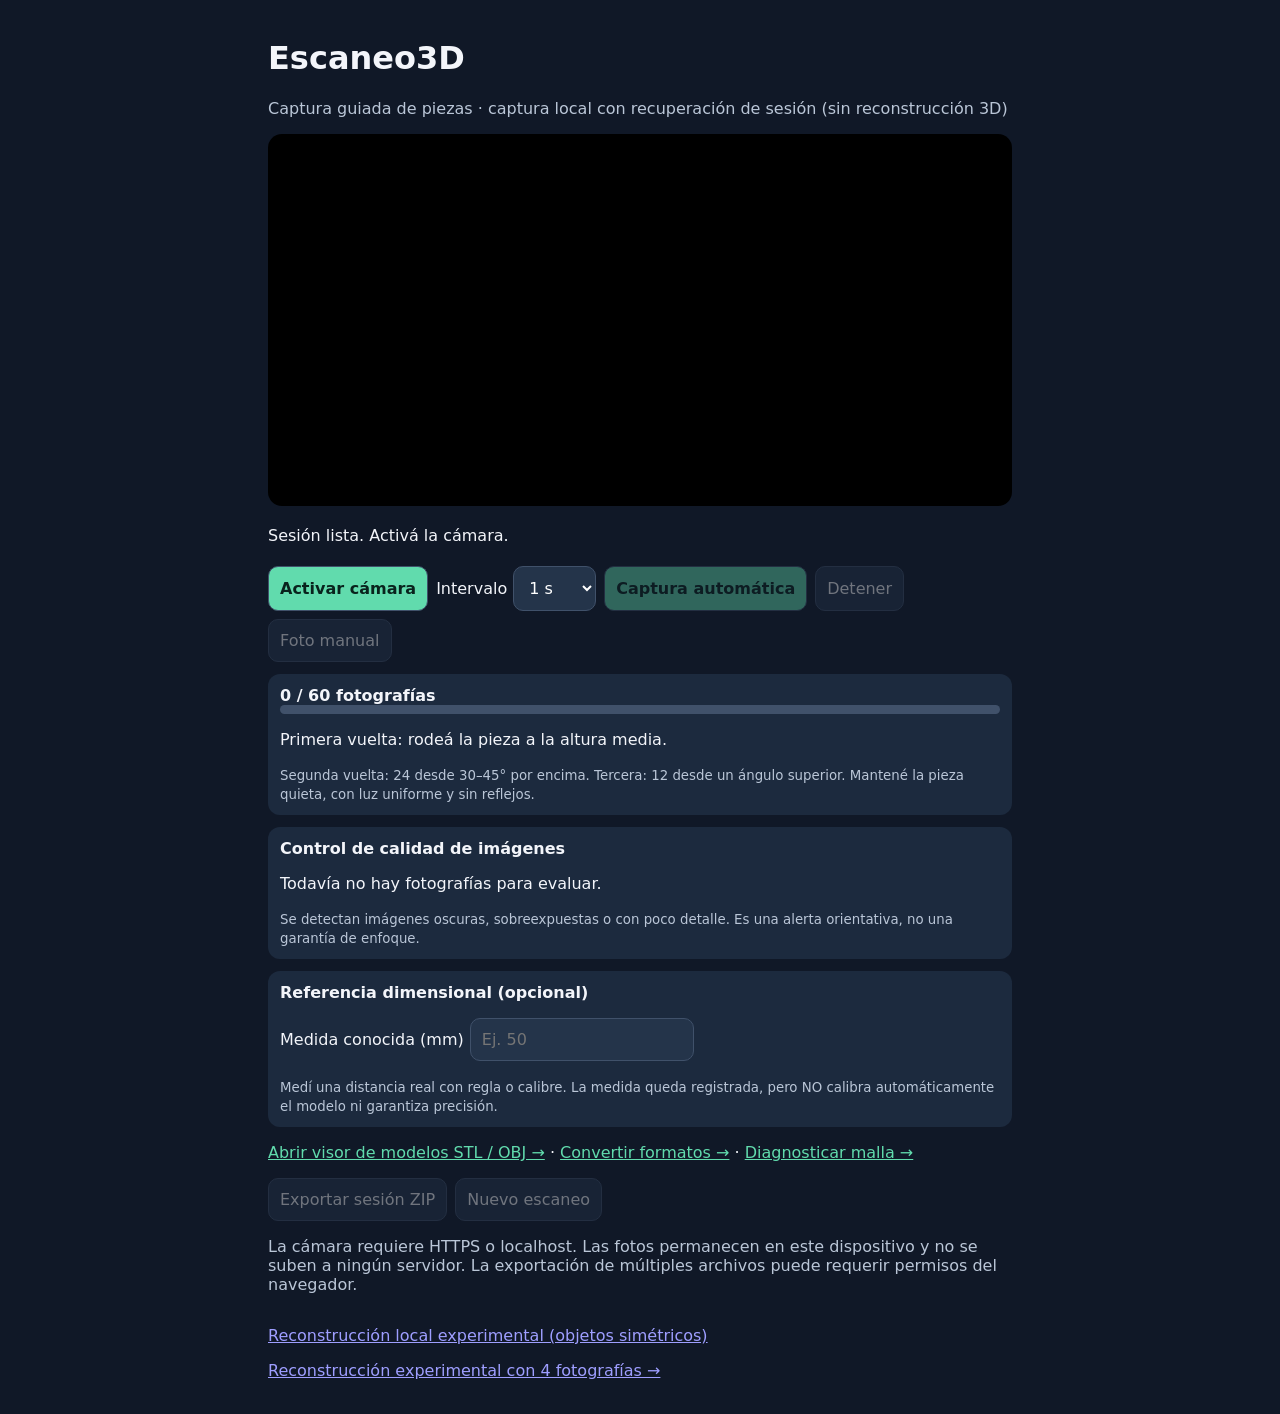
<file: app/index.html>
<!doctype html><html lang="es"><head><meta charset="utf-8"><meta name="viewport" content="width=device-width,initial-scale=1,viewport-fit=cover"><meta name="theme-color" content="#101827"><link rel="manifest" href="manifest.webmanifest"><title>Escaneo3D · Captura guiada</title><style>:root{color-scheme:dark}*{box-sizing:border-box}body{font:16px system-ui;background:#101827;color:#f3f5fa;max-width:780px;margin:auto;padding:18px}button,select,input{font:inherit;padding:11px;border:1px solid #40516a;border-radius:10px;background:#24344a;color:white}button{cursor:pointer}button.primary{background:#61dbad;color:#09231d;font-weight:700}button:disabled{opacity:.4;cursor:not-allowed}video{width:100%;max-height:55vh;object-fit:contain;border-radius:14px;background:#000}.actions{display:flex;gap:8px;flex-wrap:wrap;margin:12px 0}#photos{display:grid;grid-template-columns:repeat(auto-fill,minmax(95px,1fr));gap:8px}figure{margin:0;position:relative}figure img{width:100%;aspect-ratio:1;object-fit:cover;border-radius:7px}figure button{position:absolute;right:2px;top:2px;padding:3px 7px;background:#822}small,.muted{color:#bac6d7}.card{background:#1c2a3e;padding:12px;border-radius:12px;margin:12px 0}.bar{height:9px;background:#40516a;border-radius:10px;overflow:hidden}.bar span{display:block;background:#61dbad;height:100%;width:0%}label{display:inline-flex;gap:6px;align-items:center}#status{min-height:1.5em}</style></head><body><h1>Escaneo3D</h1><p class="muted">Captura guiada de piezas · captura local con recuperación de sesión (sin reconstrucción 3D)</p><video id="view" autoplay playsinline muted></video><p id="status" role="status">Cámara sin iniciar</p><div class="actions"><button id="start" class="primary">Activar cámara</button><label>Intervalo <select id="interval"><option value="1000">1 s</option><option value="1500">1,5 s</option><option value="2000">2 s</option></select></label><button id="capture" class="primary" disabled>Captura automática</button><button id="stop" disabled>Detener</button><button id="single" disabled>Foto manual</button></div><div class="card"><strong id="count">0 / 60 fotografías</strong><div class="bar"><span id="progress"></span></div><p id="guide">Primera vuelta: 24 fotografías alrededor de la pieza, a su altura.</p><small>Segunda vuelta: 24 desde 30–45° por encima. Tercera: 12 desde un ángulo superior. Mantené la pieza quieta, con luz uniforme y sin reflejos.</small></div><div class="card"><strong>Control de calidad de imágenes</strong><p id="quality">Todavía no hay fotografías para evaluar.</p><small>Se detectan imágenes oscuras, sobreexpuestas o con poco detalle. Es una alerta orientativa, no una garantía de enfoque.</small></div><div class="card"><strong>Referencia dimensional (opcional)</strong><p><label>Medida conocida (mm) <input id="scale" type="number" min="0" step="0.01" placeholder="Ej. 50"></label></p><small>Medí una distancia real con regla o calibre. La medida queda registrada, pero NO calibra automáticamente el modelo ni garantiza precisión.</small></div><p><a href="visor.html" style="color:#61dbad">Abrir visor de modelos STL / OBJ →</a> · <a href="convertir.html" style="color:#61dbad">Convertir formatos →</a> · <a href="diagnostico.html" style="color:#61dbad">Diagnosticar malla →</a></p><div class="actions"><button id="save" disabled>Exportar sesión ZIP</button><button id="reset" disabled>Nuevo escaneo</button></div><p class="muted">La cámara requiere HTTPS o localhost. Las fotos permanecen en este dispositivo y no se suben a ningún servidor. La exportación de múltiples archivos puede requerir permisos del navegador.</p><div id="photos"></div><script>
'use strict';const $=id=>document.getElementById(id);let stream=null,timer=null,photos=[],busy=false,session=crypto.randomUUID?.()||String(Date.now());const max=60;const DB='escaneo3d-sesiones';let db=null;function openDb(){return new Promise((resolve,reject)=>{const r=indexedDB.open(DB,1);r.onupgradeneeded=()=>{const d=r.result;if(!d.objectStoreNames.contains('photos'))d.createObjectStore('photos',{keyPath:'id'});if(!d.objectStoreNames.contains('settings'))d.createObjectStore('settings')};r.onsuccess=()=>resolve(r.result);r.onerror=()=>reject(r.error)})}function tx(store,mode,action){return new Promise((resolve,reject)=>{if(!db){resolve(null);return}const t=db.transaction(store,mode),r=action(t.objectStore(store));r.onsuccess=()=>resolve(r.result);r.onerror=()=>reject(r.error)})}async function persistPhoto(p){await tx('photos','readwrite',s=>s.put({id:p.id,blob:p.blob,takenAt:p.takenAt,width:p.width,height:p.height,quality:p.quality||null}))}async function deletePhoto(id){await tx('photos','readwrite',s=>s.delete(id))}function evaluateFrame(canvas){const ctx=canvas.getContext('2d'),w=64,h=48,small=document.createElement('canvas');small.width=w;small.height=h;const c=small.getContext('2d',{willReadFrequently:true});c.drawImage(canvas,0,0,w,h);const data=c.getImageData(0,0,w,h).data,lum=new Float32Array(w*h);let total=0,low=0,high=0,detail=0;for(let i=0;i<lum.length;i++){const j=i*4,y=.2126*data[j]+.7152*data[j+1]+.0722*data[j+2];lum[i]=y;total+=y;if(y<28)low++;if(y>245)high++}for(let y=1;y<h-1;y++)for(let x=1;x<w-1;x++){const i=y*w+x;detail+=Math.abs(4*lum[i]-lum[i-1]-lum[i+1]-lum[i-w]-lum[i+w])}const mean=total/lum.length,texture=detail/((w-2)*(h-2));const warnings=[];if(mean<55||low/lum.length>.55)warnings.push('oscura');if(mean>215||high/lum.length>.5)warnings.push('sobreexpuesta');if(texture<12)warnings.push('poco detalle');return {meanBrightness:Math.round(mean),textureScore:Math.round(texture*10)/10,warnings}}function renderPhoto(item){const f=document.createElement('figure');f.dataset.id=item.id;const im=document.createElement('img');im.src=item.url;im.alt='Fotografía guardada';const b=document.createElement('button');b.textContent='×';b.title='Eliminar foto';b.onclick=async()=>{photos=photos.filter(p=>p.id!==item.id);URL.revokeObjectURL(item.url);f.remove();guide();try{await deletePhoto(item.id)}catch(e){status('No se pudo actualizar el almacenamiento: '+e.message)}};if(item.quality?.warnings?.length){im.style.outline='3px solid #f1ad57';im.title='Revisar: '+item.quality.warnings.join(', ')}f.append(im,b);$('photos').append(f)}async function restore(){try{db=await openDb();const items=await tx('photos','readonly',s=>s.getAll());const savedSession=await tx('settings','readonly',s=>s.get('session'));if(savedSession)session=savedSession;for(const p of items){p.url=URL.createObjectURL(p.blob);photos.push(p);renderPhoto(p)}const scale=await tx('settings','readonly',s=>s.get('scale'));if(scale)$('scale').value=scale;guide();status(items.length?`Recuperadas ${items.length} fotografías guardadas en este dispositivo.`:'Sesión lista. Activá la cámara.')}catch(e){status('Almacenamiento local no disponible: '+e.message)}}$('scale').addEventListener('change',()=>tx('settings','readwrite',s=>s.put($('scale').value,'scale')).catch(()=>{}));function status(s){$('status').textContent=s}function guide(){const flagged=photos.filter(p=>p.quality?.warnings?.length);$('quality').textContent=photos.length?`${flagged.length} de ${photos.length} fotos con posibles problemas de luz o detalle. ${flagged.length?'Revisá las miniaturas marcadas.':'Sin alertas detectadas.'}`:'Todavía no hay fotografías para evaluar.';const n=photos.length;$('count').textContent=`${n} / ${max} fotografías`;$('progress').style.width=`${n/max*100}%`;$('guide').textContent=n<24?'Primera vuelta: rodeá la pieza a la altura media.':n<48?'Segunda vuelta: rodeá la pieza desde un ángulo elevado.':n<60?'Tercera vuelta: fotografiá la parte superior.':'Captura completa. Revisá y exportá las fotografías.';$('save').disabled=n===0;$('reset').disabled=n===0}function stop(){if(timer)clearInterval(timer);timer=null;$('capture').disabled=!stream||photos.length>=max;$('stop').disabled=true;status('Captura detenida')}async function photo(){if(!stream||busy||photos.length>=max)return;const v=$('view');if(!v.videoWidth){status('Esperando imagen de la cámara');return}busy=true;try{const c=document.createElement('canvas');c.width=v.videoWidth;c.height=v.videoHeight;c.getContext('2d').drawImage(v,0,0);const blob=await new Promise(r=>c.toBlob(r,'image/jpeg',.92));if(!blob)throw Error('No se pudo generar la fotografía');const id=crypto.randomUUID?.()||String(Date.now());const quality=evaluateFrame(c);const item={id,blob,url:URL.createObjectURL(blob),takenAt:new Date().toISOString(),width:c.width,height:c.height,quality};photos.push(item);renderPhoto(item);try{await persistPhoto(item)}catch(e){status('Foto capturada, pero no se pudo guardar: '+e.message)}guide();if(photos.length>=max)stop()}catch(e){status('Error de captura: '+e.message);stop()}finally{busy=false}}$('start').onclick=async()=>{try{stream?.getTracks().forEach(t=>t.stop());if(!navigator.mediaDevices?.getUserMedia)throw Error('Se requiere HTTPS y un navegador compatible');stream=await navigator.mediaDevices.getUserMedia({video:{facingMode:{ideal:'environment'},width:{ideal:1920},height:{ideal:1080}},audio:false});$('view').srcObject=stream;await $('view').play();$('capture').disabled=photos.length>=max;$('single').disabled=false;status('Cámara lista. Rodeá la pieza lentamente.')}catch(e){status('No se pudo acceder a la cámara: '+e.message)}};$('capture').onclick=()=>{if(timer||!stream)return;$('capture').disabled=true;$('stop').disabled=false;status('Capturando automáticamente');void photo();timer=setInterval(()=>void photo(),Number($('interval').value))};$('stop').onclick=stop;$('single').onclick=()=>void photo();function download(blob,name){const url=URL.createObjectURL(blob),a=document.createElement('a');a.href=url;a.download=name;document.body.append(a);a.click();a.remove();setTimeout(()=>URL.revokeObjectURL(url),30000)}// ZIP sin bibliotecas externas: entradas STORE con CRC32, compatible con importación posterior.
const crcTable=Array.from({length:256},(_,n)=>{for(let i=0;i<8;i++)n=n&1?0xedb88320^(n>>>1):n>>>1;return n>>>0});
function crc32(bytes){let c=0xffffffff;for(const b of bytes)c=crcTable[(c^b)&255]^(c>>>8);return(c^0xffffffff)>>>0}
function zipFiles(entries){const encoder=new TextEncoder(),parts=[],central=[];let offset=0;const u16=(v)=>[v&255,(v>>>8)&255],u32=(v)=>[v&255,(v>>>8)&255,(v>>>16)&255,(v>>>24)&255];for(const [name,bytes] of entries){const filename=encoder.encode(name),crc=crc32(bytes),size=bytes.length;const local=new Uint8Array([...u32(0x04034b50),...u16(20),...u16(0x0800),...u16(0),...u16(0),...u16(0),...u32(crc),...u32(size),...u32(size),...u16(filename.length),...u16(0),...filename]);parts.push(local,bytes);central.push(new Uint8Array([...u32(0x02014b50),...u16(20),...u16(20),...u16(0x0800),...u16(0),...u16(0),...u16(0),...u32(crc),...u32(size),...u32(size),...u16(filename.length),...u16(0),...u16(0),...u16(0),...u16(0),...u32(0),...u32(offset),...filename]));offset+=local.length+size}const cdSize=central.reduce((a,b)=>a+b.length,0),end=new Uint8Array([...u32(0x06054b50),...u16(0),...u16(0),...u16(entries.length),...u16(entries.length),...u32(cdSize),...u32(offset),...u16(0)]);return new Blob([...parts,...central,end],{type:'application/zip'})}
$('save').onclick=async()=>{if(!photos.length)return;$('save').disabled=true;status('Preparando archivo ZIP…');try{const value=Number($('scale').value);const manifest={app:'Escaneo3D',schemaVersion:1,session,createdAt:new Date().toISOString(),referenceLengthMm:value>0?value:null,scaleVerified:false,notes:'Referencia informativa; escala no calibrada. No se ha generado malla 3D.',images:photos.map((p,i)=>({file:`foto_${String(i+1).padStart(3,'0')}.jpg`,takenAt:p.takenAt,width:p.width,height:p.height,quality:p.quality||null}))};const entries=[['manifest.json',new TextEncoder().encode(JSON.stringify(manifest,null,2))]];for(let i=0;i<photos.length;i++)entries.push([manifest.images[i].file,new Uint8Array(await photos[i].blob.arrayBuffer())]);download(zipFiles(entries),`escaneo_${session}.zip`);status('Sesión ZIP exportada con fotografías y manifiesto.')}catch(e){status('Error al exportar: '+e.message)}finally{$('save').disabled=false}};
$('reset').onclick=()=>{stop();photos.forEach(p=>URL.revokeObjectURL(p.url));photos=[];$('photos').replaceChildren();session=crypto.randomUUID?.()||String(Date.now());if(db){const t=db.transaction(['photos','settings'],'readwrite');t.objectStore('photos').clear();t.objectStore('settings').put(session,'session')}guide();status('Nuevo escaneo listo')};window.addEventListener('pagehide',()=>{stop();stream?.getTracks().forEach(t=>t.stop())});if('serviceWorker'in navigator)navigator.serviceWorker.register('./sw.js').catch(()=>{});restore();
</script><p><a href="reconstruccion-local.html">Reconstrucción local experimental (objetos simétricos)</a></p><p><a href="reconstruccion-multivista.html">Reconstrucción experimental con 4 fotografías →</a></p></body></html>
</file>
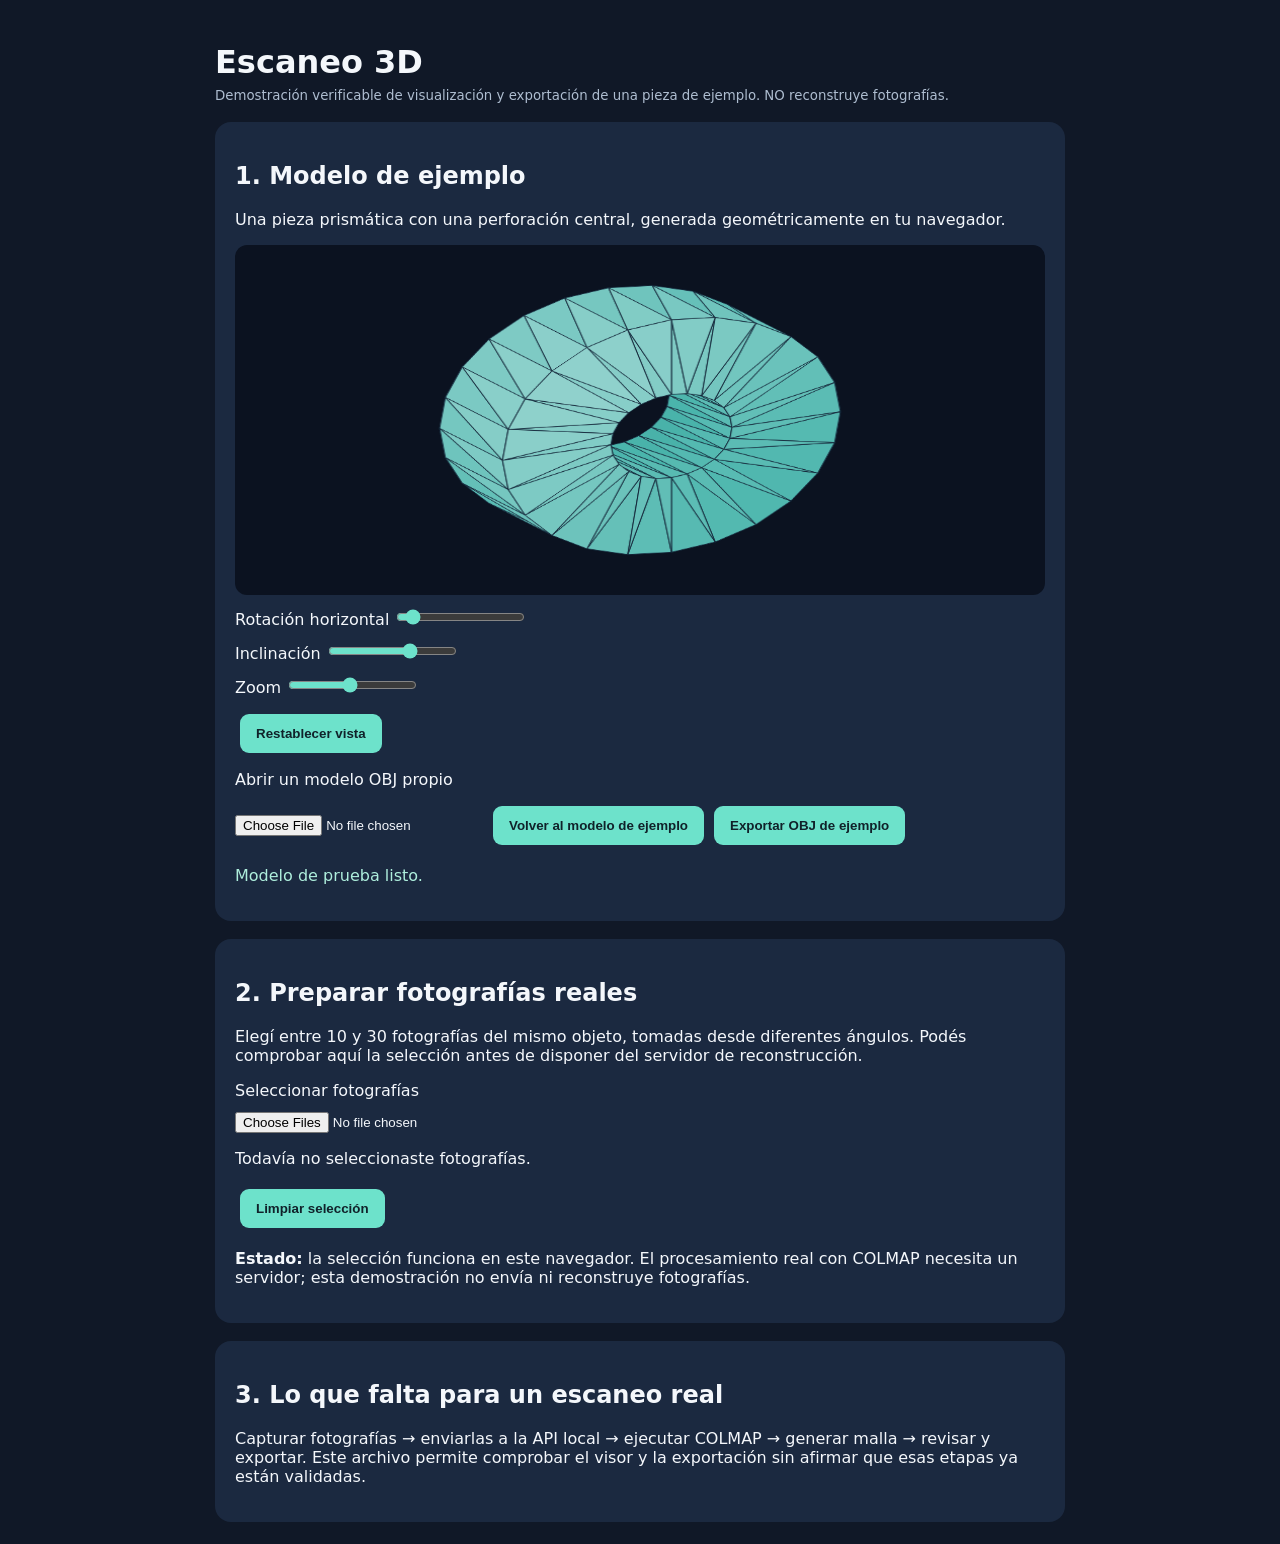
<file: docs/index.html>
<!doctype html>
<html lang="es"><meta charset="utf-8"><meta name="viewport" content="width=device-width,initial-scale=1">
<title>Escaneo 3D — demostración interactiva</title>
<style>body{font:16px system-ui;background:#101827;color:#f4f7fb;margin:0;padding:22px}main{max-width:850px;margin:auto}h1{margin-bottom:4px}small{color:#aebdd0}.panel{background:#1b2940;border-radius:16px;padding:20px;margin-top:18px}canvas{width:100%;height:350px;display:block;touch-action:none;background:#0b1220;border-radius:12px}button{border:0;border-radius:9px;padding:12px 16px;margin:5px;background:#6de2cb;color:#10222a;font-weight:700;cursor:pointer}button:focus{outline:3px solid white}label{display:block;margin:12px 0}input{accent-color:#6de2cb}#estado{color:#aeeedc}</style>
<main><h1>Escaneo 3D</h1><small>Demostración verificable de visualización y exportación de una pieza de ejemplo. NO reconstruye fotografías.</small>
<section class="panel"><h2>1. Modelo de ejemplo</h2><p>Una pieza prismática con una perforación central, generada geométricamente en tu navegador.</p><canvas id="vista" width="800" height="520" aria-label="Vista giratoria de una pieza 3D"></canvas><label>Rotación horizontal <input id="rotacion" type="range" min="0" max="360" value="28"></label><label>Inclinación <input id="inclinacion" type="range" min="-75" max="75" value="24"></label><label>Zoom <input id="zoom" type="range" min="55" max="160" value="105"></label><button id="reset">Restablecer vista</button><label for="archivo-obj">Abrir un modelo OBJ propio</label><input id="archivo-obj" type="file" accept=".obj,text/plain"><button id="volver-ejemplo">Volver al modelo de ejemplo</button><button id="descargar">Exportar OBJ de ejemplo</button><p id="estado" role="status">Modelo de prueba listo.</p></section>
<section class="panel"><h2>2. Preparar fotografías reales</h2><p>Elegí entre 10 y 30 fotografías del mismo objeto, tomadas desde diferentes ángulos. Podés comprobar aquí la selección antes de disponer del servidor de reconstrucción.</p><label for="capturas">Seleccionar fotografías</label><input id="capturas" type="file" accept="image/jpeg,image/png" multiple><p id="resumen-capturas" role="status">Todavía no seleccionaste fotografías.</p><div id="miniaturas" style="display:grid;grid-template-columns:repeat(auto-fill,minmax(95px,1fr));gap:8px"></div><button id="limpiar-capturas">Limpiar selección</button><p><strong>Estado:</strong> la selección funciona en este navegador. El procesamiento real con COLMAP necesita un servidor; esta demostración no envía ni reconstruye fotografías.</p></section>
<section class="panel"><h2>3. Lo que falta para un escaneo real</h2><p>Capturar fotografías → enviarlas a la API local → ejecutar COLMAP → generar malla → revisar y exportar. Este archivo permite comprobar el visor y la exportación sin afirmar que esas etapas ya están validadas.</p></section></main>
<script>
const cv=document.querySelector('#vista'),ctx=cv.getContext('2d'),a=document.querySelector('#rotacion'),b=document.querySelector('#inclinacion'),z=document.querySelector('#zoom'),status=document.querySelector('#estado');
let vertices=[],caras=[];let carasVisuales=null;const N=24;
for(let k=0;k<2;k++){let zz=k?0.42:-0.42;for(let i=0;i<N;i++){let t=2*Math.PI*i/N;vertices.push([1.2*Math.cos(t),1.2*Math.sin(t),zz]);vertices.push([.43*Math.cos(t),.43*Math.sin(t),zz]);}}
for(let i=0;i<N;i++){let j=(i+1)%N;for(let [u,v,w,x] of [[2*i,2*j,2*j+1,2*i+1],[2*N+2*j,2*N+2*i,2*N+2*i+1,2*N+2*j+1],[2*i,2*N+2*i,2*N+2*j,2*j],[2*i+1,2*j+1,2*N+2*j+1,2*N+2*i+1]]){caras.push([u,v,w],[u,w,x]);}}
function draw(){ctx.clearRect(0,0,800,520);let rx=+b.value*Math.PI/180,ry=+a.value*Math.PI/180,scale=+z.value*1.5;let points=vertices.map(([x,y,z])=>{let X=x*Math.cos(ry)+z*Math.sin(ry),Z=-x*Math.sin(ry)+z*Math.cos(ry);let Y=y*Math.cos(rx)-Z*Math.sin(rx);return [400+X*scale,260-Y*scale,y*Math.sin(rx)+Z*Math.cos(rx)]});let sorted=(carasVisuales||caras).map(f=>({f,depth:f.reduce((t,i)=>t+points[i][2],0)/3})).sort((a,b)=>a.depth-b.depth);for(let {f,depth} of sorted){ctx.beginPath();ctx.moveTo(...points[f[0]].slice(0,2));for(let i=1;i<3;i++)ctx.lineTo(...points[f[i]].slice(0,2));ctx.closePath();let shade=Math.max(35,Math.min(78,55+depth*16));ctx.fillStyle='hsl(175 42% '+shade+'%)';ctx.fill();ctx.strokeStyle='#15283b';ctx.lineWidth=1;ctx.stroke();}}
[a,b,z].forEach(el=>el.addEventListener('input',draw));document.querySelector('#reset').onclick=()=>{a.value=28;b.value=24;z.value=105;draw()};
const originales={vertices:vertices.map(v=>v.slice()),caras:caras.map(f=>f.slice())};
let verticesExportacion=null;
document.querySelector('#volver-ejemplo').addEventListener('click',()=>{
 vertices=originales.vertices.map(v=>v.slice());caras=originales.caras.map(f=>f.slice());carasVisuales=null;verticesExportacion=null;
 document.querySelector('#archivo-obj').value='';status.textContent='Modelo de ejemplo restaurado.';draw();
});
document.querySelector('#archivo-obj').addEventListener('change',async event=>{
 const archivo=event.target.files?.[0];if(!archivo)return;
 if(!/\.obj$/i.test(archivo.name)){status.textContent='Seleccioná un archivo con extensión .obj';return;}
 if(archivo.size>15*1024*1024){status.textContent='El OBJ supera el límite de 15 MB.';return;}
 status.textContent='Leyendo y validando el archivo OBJ…';
 try{
  const texto=await archivo.text(),v=[],f=[];let lineaNumero=0;
  for(const linea of texto.split(/\r?\n/)){
   lineaNumero++;
   const t=linea.trim().split(/\s+/);
   if(t[0]==='v'&&t.length>=4){const p=t.slice(1,4).map(Number);if(!p.every(Number.isFinite))throw Error('Vértice inválido en línea '+lineaNumero);v.push(p);}
   if(t[0]==='f'&&t.length>=4){
    const ids=t.slice(1).map(x=>Number(x.split('/')[0])).map(i=>i>0?i-1:v.length+i);
    if(ids.length>128||ids.some(i=>!Number.isInteger(i)||i<0||i>=v.length))throw Error('Cara inválida en línea '+lineaNumero);
    for(let k=1;k<ids.length-1;k++)f.push([ids[0],ids[k],ids[k+1]]);
   }
   if(v.length>150000||f.length>250000)throw Error('Modelo demasiado grande');
  }
  if(v.length<3||!f.length)throw Error('El OBJ no contiene una malla triangular válida');
  const min=[Infinity,Infinity,Infinity],max=[-Infinity,-Infinity,-Infinity];
  for(const q of v)for(let i=0;i<3;i++){min[i]=Math.min(min[i],q[i]);max[i]=Math.max(max[i],q[i]);}
  const center=min.map((n,i)=>(n+max[i])/2),size=Math.max(...max.map((n,i)=>n-min[i]));
  if(!Number.isFinite(size)||size<=0)throw Error('Modelo sin dimensiones válidas');
  vertices=v.map(q=>q.map((n,i)=>(n-center[i])*2.4/size));caras=f;carasVisuales=f.length>12000?Array.from({length:12000},(_,i)=>f[Math.floor(i*f.length/12000)]):null;verticesExportacion=v;
  status.textContent='OBJ cargado: '+v.length+' vértices y '+f.length+' triángulos. '+(carasVisuales?'Vista simplificada a 12.000 caras para mantener fluidez; ':'')+'La exportación conserva todas las caras y coordenadas originales.';draw();
 }catch(err){status.textContent='No se pudo abrir el OBJ: '+err.message;}
});
document.querySelector('#descargar').onclick=()=>{let obj='# Pieza de ejemplo, escala NO calibrada\n'+(verticesExportacion||vertices).map(v=>'v '+v.join(' ')).join('\n')+'\n'+caras.map(f=>'f '+f.map(i=>i+1).join(' ')).join('\n')+'\n';let url=URL.createObjectURL(new Blob([obj],{type:'text/plain'}));let link=document.createElement('a');link.href=url;link.download=verticesExportacion?'modelo_importado.obj':'pieza_demo.obj';link.click();setTimeout(()=>URL.revokeObjectURL(url),1000);status.textContent=verticesExportacion?'OBJ exportado conservando las coordenadas originales.':'Archivo OBJ de ejemplo generado.'};draw();
const inputFotos=document.querySelector('#capturas'),resumenFotos=document.querySelector('#resumen-capturas'),miniaturas=document.querySelector('#miniaturas');let urlsFotos=[];
function limpiarFotos(){urlsFotos.forEach(URL.revokeObjectURL);urlsFotos=[];miniaturas.replaceChildren();inputFotos.value='';resumenFotos.textContent='Todavía no seleccionaste fotografías.';}
document.querySelector('#limpiar-capturas').addEventListener('click',limpiarFotos);
inputFotos.addEventListener('change',()=>{
  urlsFotos.forEach(URL.revokeObjectURL);urlsFotos=[];miniaturas.replaceChildren();
  const elegidas=Array.from(inputFotos.files||[]);
  const validas=elegidas.filter(f=>['image/jpeg','image/png'].includes(f.type)&&f.size>0&&f.size<=20*1024*1024);
  const total=validas.reduce((sum,f)=>sum+f.size,0);
  const aptas=validas.length>=10&&validas.length<=30&&total<=500*1024*1024&&validas.length===elegidas.length;
  resumenFotos.textContent=validas.length+' fotos válidas de '+elegidas.length+' seleccionadas · '+(total/1048576).toFixed(1)+' MB · '+(aptas?'Cantidad adecuada para intentar un escaneo.':'Seleccioná entre 10 y 30 fotos JPG/PNG de hasta 20 MB cada una (máximo 500 MB en total).');
  for(const f of validas.slice(0,30)){
    const url=URL.createObjectURL(f);urlsFotos.push(url);const img=document.createElement('img');img.src=url;img.alt='Fotografía seleccionada: '+f.name;img.style.cssText='width:100%;height:90px;object-fit:cover;border-radius:8px';img.onload=()=>{};miniaturas.append(img);
  }
});
</script></html>
</file>
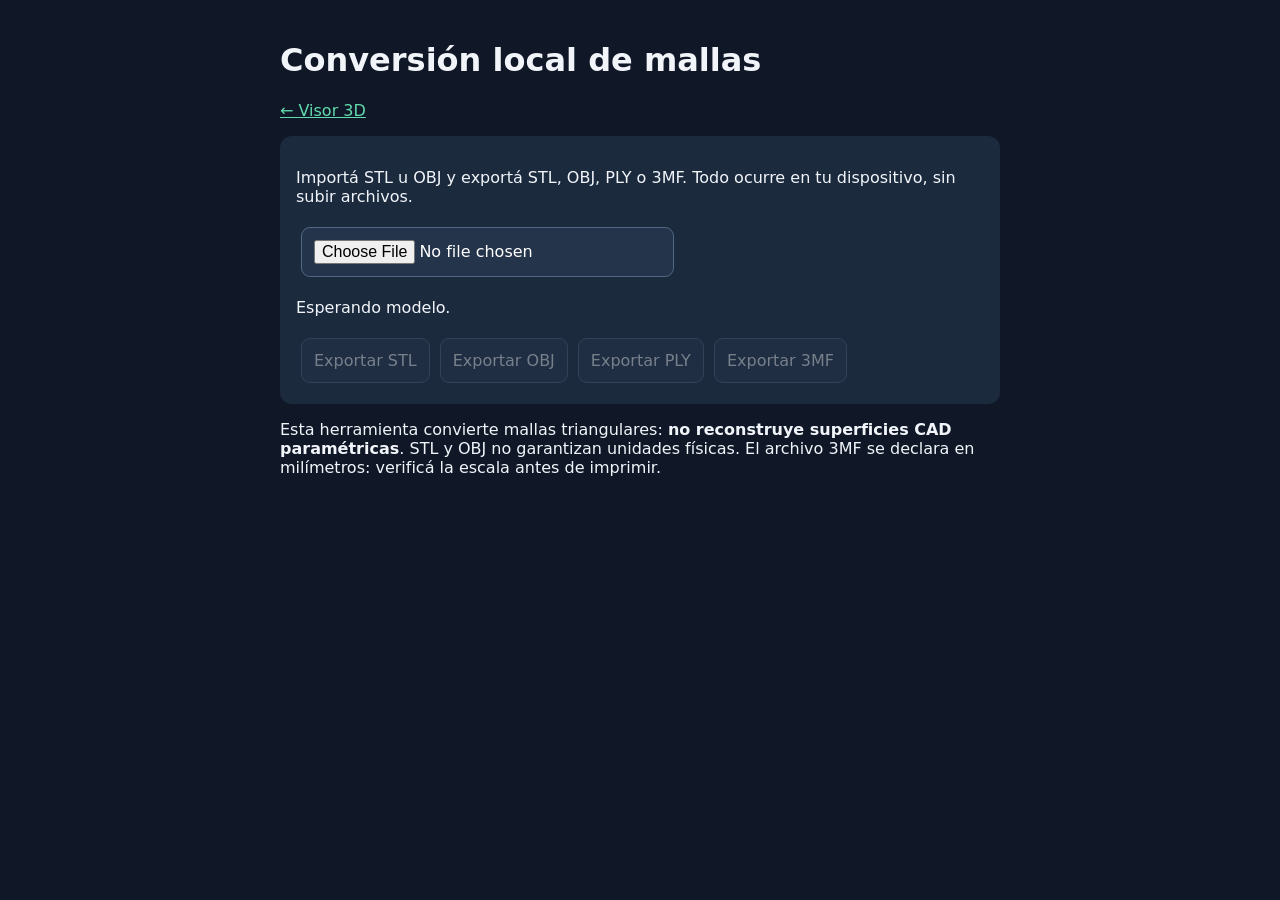
<file: app/convertir.html>
<!doctype html><html lang="es"><head><meta charset="utf-8"><meta name="viewport" content="width=device-width,initial-scale=1"><title>Escaneo3D · Convertir mallas</title><style>body{font:16px system-ui;background:#101827;color:#f1f5fa;max-width:720px;margin:auto;padding:20px}a{color:#61dbad}button,input{font:inherit;padding:12px;border:1px solid #526783;border-radius:9px;background:#24344a;color:white;margin:5px}button:disabled{opacity:.4}.card{background:#1c2a3e;padding:16px;border-radius:12px}#status{white-space:pre-wrap}</style></head><body><h1>Conversión local de mallas</h1><p><a href="visor.html">← Visor 3D</a></p><div class="card"><p>Importá STL u OBJ y exportá STL, OBJ, PLY o 3MF. Todo ocurre en tu dispositivo, sin subir archivos.</p><input type="file" id="file" accept=".stl,.obj"><p id="status">Esperando modelo.</p><button disabled id="stl">Exportar STL</button><button disabled id="obj">Exportar OBJ</button><button disabled id="ply">Exportar PLY</button><button disabled id="3mf">Exportar 3MF</button></div><p>Esta herramienta convierte mallas triangulares: <strong>no reconstruye superficies CAD paramétricas</strong>. STL y OBJ no garantizan unidades físicas. El archivo 3MF se declara en milímetros: verificá la escala antes de imprimir.</p><script>
'use strict';let V=[],F=[],name='modelo';const $=id=>document.getElementById(id),limit=250000;function obj(text){const v=[],f=[];for(const raw of text.split(/\r?\n/)){const t=raw.trim().split(/\s+/);if(t[0]==='v'&&t.length>=4)v.push(t.slice(1,4).map(Number));else if(t[0]==='f'&&t.length>=4){const ix=t.slice(1).map(s=>{const k=Number(s.split('/')[0]);return k<0?v.length+k:k-1});for(let j=1;j<ix.length-1;j++)f.push([ix[0],ix[j],ix[j+1]]);if(f.length>limit)throw Error('Demasiados triángulos')}}return[v,f]}
function stl(b){if(b.byteLength<15)throw Error('Archivo incompleto');const d=new DataView(b),n=b.byteLength>=84?d.getUint32(80,true):0,v=[],f=[];if(84+n*50===b.byteLength){if(n>limit)throw Error('Demasiados triángulos');for(let i=0;i<n;i++){const off=84+i*50+12,k=v.length;for(let j=0;j<3;j++)v.push([d.getFloat32(off+12*j,true),d.getFloat32(off+12*j+4,true),d.getFloat32(off+12*j+8,true)]);f.push([k,k+1,k+2])}}else{const s=new TextDecoder().decode(b),r=/vertex\s+([-+\deE.]+)\s+([-+\deE.]+)\s+([-+\deE.]+)/g;let m;while((m=r.exec(s))){v.push([+m[1],+m[2],+m[3]]);if(v.length%3===0)f.push([v.length-3,v.length-2,v.length-1]);if(f.length>limit)throw Error('Demasiados triángulos')}}return[v,f]}
function check(){if(!V.length||!F.length||F.length>limit||!V.every(v=>v.length===3&&v.every(Number.isFinite))||!F.every(f=>f.length===3&&f.every(i=>Number.isInteger(i)&&i>=0&&i<V.length)))throw Error('Malla inválida')}
$('file').onchange=async e=>{for(const id of ['stl','obj','ply','3mf'])$(id).disabled=true;try{const f=e.target.files[0];if(!f)return;name=f.name.replace(/\.(stl|obj)$/i,'').replace(/[^\w-]/g,'_');[V,F]=f.name.toLowerCase().endsWith('.obj')?obj(await f.text()):stl(await f.arrayBuffer());check();$('status').textContent=`${V.length} vértices · ${F.length} triángulos. Archivo listo.`;for(const id of ['stl','obj','ply','3mf'])$(id).disabled=false}catch(err){V=[];F=[];$('status').textContent='Error: '+err.message}};
function save(data,ext,mime){const url=URL.createObjectURL(new Blob([data],{type:mime})),a=document.createElement('a');a.href=url;a.download=`${name}.${ext}`;a.click();setTimeout(()=>URL.revokeObjectURL(url),30000)}
$('obj').onclick=()=>save(V.map(v=>'v '+v.join(' ')).concat(F.map(f=>'f '+f.map(i=>i+1).join(' '))).join('\n')+'\n','obj','text/plain');
$('ply').onclick=()=>save(`ply\nformat ascii 1.0\nelement vertex ${V.length}\nproperty float x\nproperty float y\nproperty float z\nelement face ${F.length}\nproperty list uchar int vertex_indices\nend_header\n`+V.map(v=>v.join(' ')).join('\n')+'\n'+F.map(f=>'3 '+f.join(' ')).join('\n')+'\n','ply','text/plain');
$('stl').onclick=()=>{const b=new ArrayBuffer(84+50*F.length),d=new DataView(b);d.setUint32(80,F.length,true);F.forEach((f,i)=>{let off=84+i*50+12;for(const id of f)for(const n of V[id]){d.setFloat32(off,n,true);off+=4}});save(b,'stl','model/stl')};

// 3MF: paquete ZIP sin compresión, generado en el navegador. Unidad explícita: milímetros.
function crc32(data){let c=0xffffffff;for(const b of data){c^=b;for(let j=0;j<8;j++)c=(c>>>1)^((c&1)?0xedb88320:0)}return(c^0xffffffff)>>>0}
function zipStore(files){const enc=new TextEncoder(),parts=[],central=[];let offset=0;const u16=(v)=>[v&255,(v>>>8)&255],u32=(v)=>[v&255,(v>>>8)&255,(v>>>16)&255,(v>>>24)&255];for(const [filename,contents] of files){const n=enc.encode(filename),d=enc.encode(contents),crc=crc32(d);const local=new Uint8Array([...u32(0x04034b50),...u16(20),...u16(0),...u16(0),...u16(0),...u16(0),...u32(crc),...u32(d.length),...u32(d.length),...u16(n.length),...u16(0),...n]);parts.push(local,d);central.push(new Uint8Array([...u32(0x02014b50),...u16(20),...u16(20),...u16(0),...u16(0),...u16(0),...u16(0),...u32(crc),...u32(d.length),...u32(d.length),...u16(n.length),...u16(0),...u16(0),...u16(0),...u16(0),...u32(0),...u32(offset),...n]));offset+=local.length+d.length}const size=central.reduce((n,c)=>n+c.length,0),end=new Uint8Array([...u32(0x06054b50),...u16(0),...u16(0),...u16(files.length),...u16(files.length),...u32(size),...u32(offset),...u16(0)]);return new Blob([...parts,...central,end],{type:'model/3mf'})}
$('3mf').onclick=()=>{check();const model=`<?xml version="1.0" encoding="UTF-8"?><model unit="millimeter" xml:lang="es-AR" xmlns="http://schemas.microsoft.com/3dmanufacturing/core/2015/02"><resources><object id="1" type="model"><mesh><vertices>${V.map(v=>`<vertex x="${v[0]}" y="${v[1]}" z="${v[2]}"/>`).join('')}</vertices><triangles>${F.map(f=>`<triangle v1="${f[0]}" v2="${f[1]}" v3="${f[2]}"/>`).join('')}</triangles></mesh></object></resources><build><item objectid="1"/></build></model>`;const blob=zipStore([['[Content_Types].xml','<?xml version="1.0" encoding="UTF-8"?><Types xmlns="http://schemas.openxmlformats.org/package/2006/content-types"><Default Extension="rels" ContentType="application/vnd.openxmlformats-package.relationships+xml"/><Default Extension="model" ContentType="application/vnd.ms-package.3dmanufacturing-3dmodel+xml"/></Types>'],['_rels/.rels','<?xml version="1.0" encoding="UTF-8"?><Relationships xmlns="http://schemas.openxmlformats.org/package/2006/relationships"><Relationship Target="/3D/3dmodel.model" Id="rel0" Type="http://schemas.microsoft.com/3dmanufacturing/2013/01/3dmodel"/></Relationships>'],['3D/3dmodel.model',model]]);const url=URL.createObjectURL(blob),a=document.createElement('a');a.href=url;a.download=`${name}.3mf`;a.click();setTimeout(()=>URL.revokeObjectURL(url),30000)};
</script></body></html>
</file>
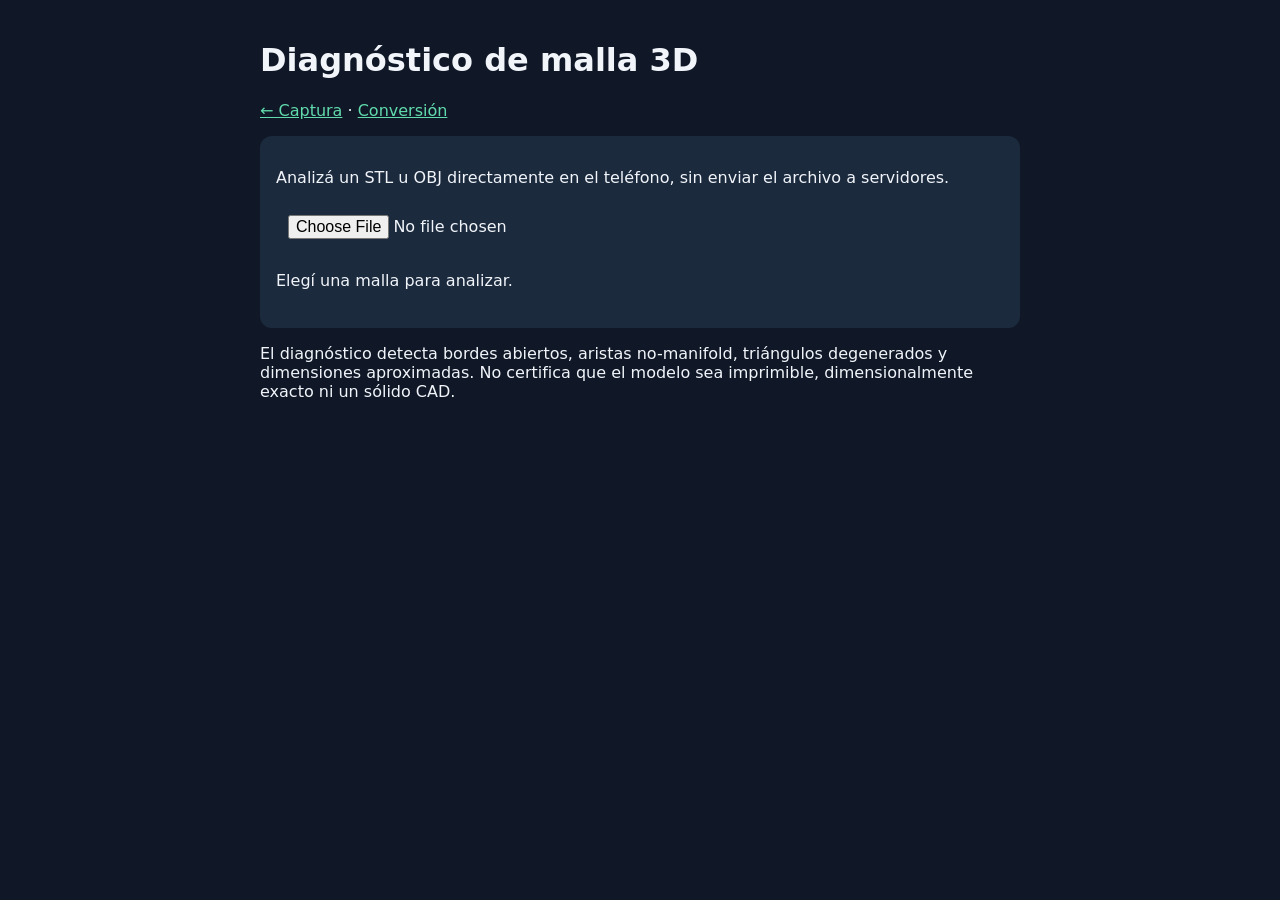
<file: app/diagnostico.html>
<!doctype html><html lang="es"><head><meta charset="utf-8"><meta name="viewport" content="width=device-width,initial-scale=1"><title>Escaneo3D · Diagnóstico de malla</title><style>body{font:16px system-ui;background:#101827;color:#f1f5fa;max-width:760px;margin:auto;padding:20px}a{color:#61dbad}input{font:inherit;padding:12px}section{background:#1c2a3e;border-radius:12px;padding:16px;margin:12px 0}#result{white-space:pre-wrap;line-height:1.8}</style></head><body><h1>Diagnóstico de malla 3D</h1><p><a href="index.html">← Captura</a> · <a href="convertir.html">Conversión</a></p><section><p>Analizá un STL u OBJ directamente en el teléfono, sin enviar el archivo a servidores.</p><input id="file" type="file" accept=".stl,.obj"><p id="result" role="status">Elegí una malla para analizar.</p></section><p>El diagnóstico detecta bordes abiertos, aristas no-manifold, triángulos degenerados y dimensiones aproximadas. No certifica que el modelo sea imprimible, dimensionalmente exacto ni un sólido CAD.</p><script>
'use strict';const out=document.getElementById('result'),max=300000;function parseOBJ(t){const v=[],f=[];for(const line of t.split(/\r?\n/)){const p=line.trim().split(/\s+/);if(p[0]==='v'&&p.length>=4)v.push(p.slice(1,4).map(Number));if(p[0]==='f'&&p.length>=4){const ids=p.slice(1).map(s=>{const n=Number(s.split('/')[0]);return n<0?v.length+n:n-1});for(let i=1;i<ids.length-1;i++)f.push([ids[0],ids[i],ids[i+1]]);if(f.length>max)throw Error('Archivo demasiado grande')}}return[v,f]}
function parseSTL(b){const d=new DataView(b),v=[],f=[];if(b.byteLength>=84&&84+d.getUint32(80,true)*50===b.byteLength){const n=d.getUint32(80,true);if(n>max)throw Error('Archivo demasiado grande');for(let i=0;i<n;i++){const base=84+i*50+12,k=v.length;for(let j=0;j<3;j++)v.push([d.getFloat32(base+12*j,true),d.getFloat32(base+12*j+4,true),d.getFloat32(base+12*j+8,true)]);f.push([k,k+1,k+2])}}else{const s=new TextDecoder().decode(b),r=/vertex\s+([-+\deE.]+)\s+([-+\deE.]+)\s+([-+\deE.]+)/g;let m;while((m=r.exec(s))){v.push([+m[1],+m[2],+m[3]]);if(v.length%3===0)f.push([v.length-3,v.length-2,v.length-1]);if(f.length>max)throw Error('Archivo demasiado grande')}}return[v,f]}
function analyze(v,f){if(!v.length||!f.length||!v.every(p=>p.length===3&&p.every(Number.isFinite))||!f.every(t=>t.every(i=>Number.isInteger(i)&&i>=0&&i<v.length)))throw Error('Geometría inválida');const lo=[Infinity,Infinity,Infinity],hi=[-Infinity,-Infinity,-Infinity];for(const p of v)for(let j=0;j<3;j++){lo[j]=Math.min(lo[j],p[j]);hi[j]=Math.max(hi[j],p[j])}const map=new Map(),vertices=new Map();let degenerate=0;function key(p){return p.map(x=>Object.is(x,-0)?'0':x.toPrecision(10)).join(',')}function vertex(p){const k=key(p);if(!vertices.has(k))vertices.set(k,vertices.size);return vertices.get(k)}for(const t of f){const a=v[t[0]],b=v[t[1]],c=v[t[2]],ab=a.map((x,i)=>b[i]-x),ac=a.map((x,i)=>c[i]-x),cross=[ab[1]*ac[2]-ab[2]*ac[1],ab[2]*ac[0]-ab[0]*ac[2],ab[0]*ac[1]-ab[1]*ac[0]];if(Math.hypot(...cross)<1e-10)degenerate++;const ids=t.map(i=>vertex(v[i]));for(let j=0;j<3;j++){const x=ids[j],y=ids[(j+1)%3],edge=x<y?`${x}:${y}`:`${y}:${x}`;map.set(edge,(map.get(edge)||0)+1)}}let open=0,nonmanifold=0;for(const n of map.values()){if(n===1)open++;else if(n>2)nonmanifold++}return {vertices:vertices.size,triangles:f.length,open,nonmanifold,degenerate,dimensions:hi.map((x,i)=>x-lo[i])}}
document.getElementById('file').addEventListener('change',async e=>{const file=e.target.files[0];if(!file)return;out.textContent='Analizando…';try{const [v,f]=file.name.toLowerCase().endsWith('.obj')?parseOBJ(await file.text()):parseSTL(await file.arrayBuffer()),r=analyze(v,f);out.textContent=`Vértices únicos aproximados: ${r.vertices}\nTriángulos: ${r.triangles}\nAristas abiertas: ${r.open}\nAristas no-manifold: ${r.nonmanifold}\nTriángulos degenerados: ${r.degenerate}\nDimensiones X × Y × Z: ${r.dimensions.map(x=>x.toFixed(3)).join(' × ')} (unidades del archivo)\n\n${r.open||r.nonmanifold||r.degenerate?'⚠️ La malla presenta problemas topológicos que conviene reparar.':'✓ Sin problemas topológicos básicos detectados.'}\n\nLa escala real y la orientación de las caras no están verificadas.`}catch(err){out.textContent='Error: '+err.message}});
</script></body></html>
</file>
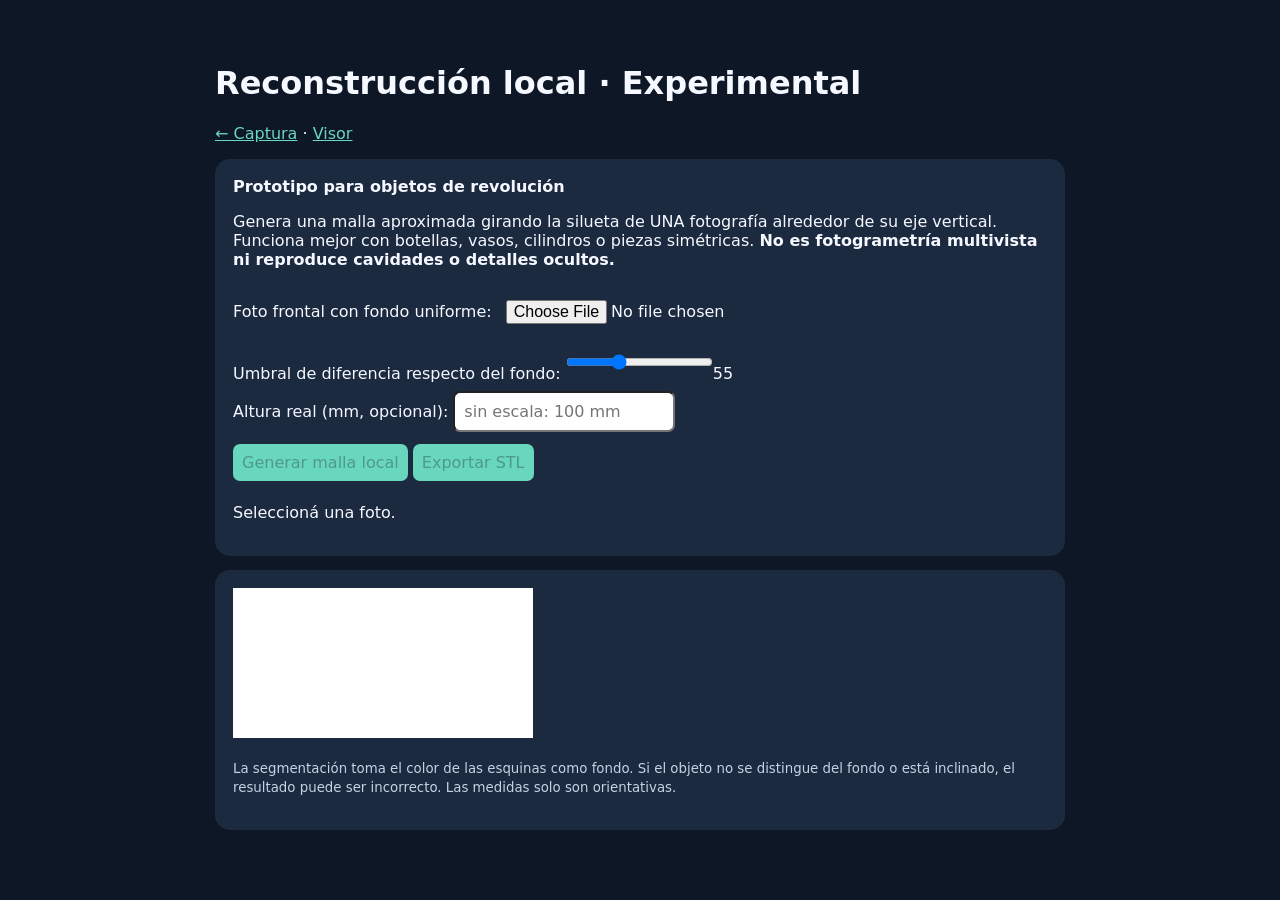
<file: app/reconstruccion-local.html>
<!doctype html><html lang="es"><head><meta charset="utf-8"><meta name="viewport" content="width=device-width,initial-scale=1"><title>Escaneo3D · Reconstrucción local experimental</title><style>body{font:16px system-ui;background:#0e1726;color:#f5f8ff;max-width:850px;margin:25px auto;padding:18px}section{background:#1c2a40;padding:18px;border-radius:15px;margin:14px 0}input,button{font:inherit;margin:6px 0;padding:9px;border-radius:7px}button{background:#69d6be;border:0;cursor:pointer}canvas{max-width:100%;background:#fff}small{color:#c5d2e4}a{color:#69d6be}</style></head><body><h1>Reconstrucción local · Experimental</h1><p><a href="index.html">← Captura</a> · <a href="visor.html">Visor</a></p><section><strong>Prototipo para objetos de revolución</strong><p>Genera una malla aproximada girando la silueta de UNA fotografía alrededor de su eje vertical. Funciona mejor con botellas, vasos, cilindros o piezas simétricas. <b>No es fotogrametría multivista ni reproduce cavidades o detalles ocultos.</b></p><label>Foto frontal con fondo uniforme: <input id="photo" type="file" accept="image/*"></label><br><label>Umbral de diferencia respecto del fondo: <input id="threshold" type="range" min="10" max="150" value="55"><output id="thresholdValue">55</output></label><br><label>Altura real (mm, opcional): <input id="height" type="number" min="1" step="0.1" placeholder="sin escala: 100 mm"></label><br><button id="build" disabled>Generar malla local</button> <button id="download" disabled>Exportar STL</button><p id="status" role="status">Seleccioná una foto.</p></section><section><canvas id="preview"></canvas><p><small>La segmentación toma el color de las esquinas como fondo. Si el objeto no se distingue del fondo o está inclinado, el resultado puede ser incorrecto. Las medidas solo son orientativas.</small></p></section><script>
const $=id=>document.getElementById(id);let img=null,triangles=[];const canvas=$('preview'),ctx=canvas.getContext('2d');$('threshold').oninput=()=>{$('thresholdValue').textContent=$('threshold').value};$('photo').onchange=async e=>{const file=e.target.files[0];if(!file)return;img=await createImageBitmap(file);const s=Math.min(1,600/Math.max(img.width,img.height));canvas.width=Math.round(img.width*s);canvas.height=Math.round(img.height*s);ctx.drawImage(img,0,0,canvas.width,canvas.height);$('build').disabled=false;$('download').disabled=true;$('status').textContent='Foto cargada. Revisá el fondo.'};
$('build').onclick=()=>{if(!img)return;ctx.drawImage(img,0,0,canvas.width,canvas.height);const w=canvas.width,h=canvas.height,data=ctx.getImageData(0,0,w,h).data;const samples=[[2,2],[w-3,2],[2,h-3],[w-3,h-3]].map(([x,y])=>{const k=(y*w+x)*4;return [data[k],data[k+1],data[k+2]]});const bg=[0,1,2].map(c=>samples.reduce((a,v)=>a+v[c],0)/samples.length);const cutoff=Number($('threshold').value);const profiles=[];for(let y=0;y<h;y+=Math.max(1,Math.floor(h/150))){let left=w,right=-1;for(let x=0;x<w;x++){const k=(y*w+x)*4;const d=Math.hypot(data[k]-bg[0],data[k+1]-bg[1],data[k+2]-bg[2]);if(d>cutoff){left=Math.min(left,x);right=Math.max(right,x)}}if(right-left>Math.max(4,w*.03))profiles.push({y,left,right})}if(profiles.length<8){$('status').textContent='No se detectó una silueta suficiente. Usá fondo contrastante.';return}const top=profiles[0].y,bottom=profiles[profiles.length-1].y,scale=(Number($('height').value)||100)/(bottom-top),cx=profiles.reduce((a,p)=>a+(p.left+p.right)/2,0)/profiles.length,segments=48;let rings=profiles.map(p=>{let r=(p.right-p.left)*.5*scale;return Array.from({length:segments},(_,i)=>{const a=2*Math.PI*i/segments;return [r*Math.cos(a),r*Math.sin(a),(bottom-p.y)*scale]})});triangles=[];for(let j=0;j<rings.length-1;j++)for(let i=0;i<segments;i++){let n=(i+1)%segments;triangles.push([rings[j][i],rings[j+1][i],rings[j+1][n]],[rings[j][i],rings[j+1][n],rings[j][n]])}for(let i=0;i<segments;i++){let n=(i+1)%segments;triangles.push([[0,0,0],rings.at(-1)[n],rings.at(-1)[i]],[[0,0,(bottom-top)*scale],rings[0][i],rings[0][n]])}ctx.strokeStyle='#00b899';ctx.lineWidth=2;ctx.beginPath();profiles.forEach((p,i)=>{if(!i)ctx.moveTo(p.left,p.y);else ctx.lineTo(p.left,p.y)});for(let i=profiles.length-1;i>=0;i--)ctx.lineTo(profiles[i].right,profiles[i].y);ctx.closePath();ctx.stroke();$('download').disabled=false;$('status').textContent=`Malla aproximada generada en este dispositivo: ${triangles.length} triángulos. ${$('height').value?'Escala basada en altura ingresada.':'Escala NO calibrada (altura arbitraria de 100 mm).'}`};
$('download').onclick=()=>{if(!triangles.length)return;let out='solid escaneo3d_aproximado\n';for(const t of triangles){let [a,b,c]=t,u=b.map((v,i)=>v-a[i]),v=c.map((v,i)=>v-a[i]),n=[u[1]*v[2]-u[2]*v[1],u[2]*v[0]-u[0]*v[2],u[0]*v[1]-u[1]*v[0]],l=Math.hypot(...n)||1;out+=`facet normal ${n.map(x=>x/l).join(' ')}\n outer loop\n`+t.map(p=>` vertex ${p.join(' ')}\n`).join('')+' endloop\nendfacet\n'}out+='endsolid escaneo3d_aproximado\n';const url=URL.createObjectURL(new Blob([out],{type:'model/stl'}));const a=document.createElement('a');a.href=url;a.download='escaneo3d-aproximado.stl';a.click();setTimeout(()=>URL.revokeObjectURL(url),1000)};
</script></body></html>
</file>
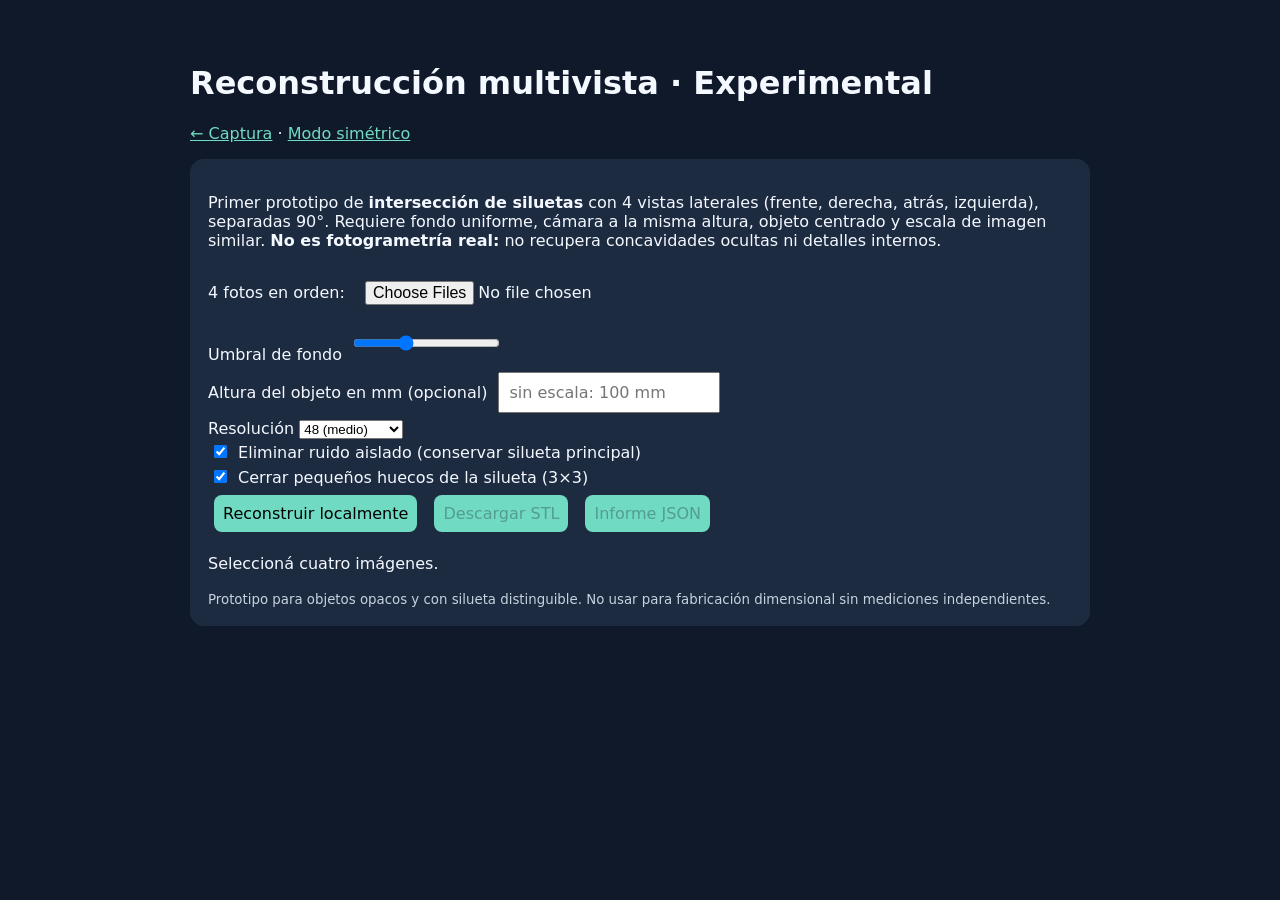
<file: app/reconstruccion-multivista.html>
<!doctype html><html lang="es"><head><meta charset="utf-8"><meta name="viewport" content="width=device-width,initial-scale=1"><title>Escaneo3D · Multivista experimental</title><style>body{font:16px system-ui;background:#10192a;color:#f4f8ff;max-width:900px;margin:25px auto;padding:18px}section{background:#1d2b41;padding:18px;border-radius:14px;margin:12px 0}input,button{font:inherit;padding:9px;margin:6px}button{background:#70dbc2;border:0;border-radius:8px}a{color:#70dbc2}small{color:#c7d2df}</style></head><body><h1>Reconstrucción multivista · Experimental</h1><p><a href="index.html">← Captura</a> · <a href="reconstruccion-local.html">Modo simétrico</a></p><section><p>Primer prototipo de <b>intersección de siluetas</b> con 4 vistas laterales (frente, derecha, atrás, izquierda), separadas 90°. Requiere fondo uniforme, cámara a la misma altura, objeto centrado y escala de imagen similar. <b>No es fotogrametría real:</b> no recupera concavidades ocultas ni detalles internos.</p><label>4 fotos en orden: <input id="photos" type="file" accept="image/*" multiple></label><br><label>Umbral de fondo <input id="threshold" type="range" min="10" max="150" value="55"></label><br><label>Altura del objeto en mm (opcional) <input id="height" type="number" min="1" step="0.1" placeholder="sin escala: 100 mm"></label><br><label>Resolución <select id="resolution"><option value="32">32 (rápido)</option><option value="48" selected>48 (medio)</option><option value="64">64 (detallado)</option></select></label><br><label><input id="clean" type="checkbox" checked> Eliminar ruido aislado (conservar silueta principal)</label><br><label><input id="closegaps" type="checkbox" checked> Cerrar pequeños huecos de la silueta (3×3)</label><br><button id="build">Reconstruir localmente</button> <button id="save" disabled>Descargar STL</button> <button id="report" disabled>Informe JSON</button><p id="status" role="status">Seleccioná cuatro imágenes.</p><div id="previews" style="display:flex;flex-wrap:wrap;gap:8px"></div><small>Prototipo para objetos opacos y con silueta distinguible. No usar para fabricación dimensional sin mediciones independientes.</small></section><script>
const $=x=>document.getElementById(x);let mesh=[],lastReport=null;const sleep=()=>new Promise(r=>setTimeout(r,20));
async function mask(file,N,threshold){let bmp=await createImageBitmap(file),c=document.createElement('canvas');c.width=N;c.height=N;let x=c.getContext('2d',{willReadFrequently:true});x.fillStyle='white';x.fillRect(0,0,N,N);let s=Math.min(N/bmp.width,N/bmp.height),w=bmp.width*s,h=bmp.height*s;x.drawImage(bmp,(N-w)/2,(N-h)/2,w,h);bmp.close();let d=x.getImageData(0,0,N,N).data;let pts=[[1,1],[N-2,1],[1,N-2],[N-2,N-2]].map(([a,b])=>[d[(b*N+a)*4],d[(b*N+a)*4+1],d[(b*N+a)*4+2]]),bg=[0,1,2].map(i=>pts.reduce((a,p)=>a+p[i],0)/4),m=new Uint8Array(N*N);let minx=N,maxx=-1,miny=N,maxy=-1;for(let y=0;y<N;y++)for(let x=0;x<N;x++){let k=(y*N+x)*4;if(Math.hypot(d[k]-bg[0],d[k+1]-bg[1],d[k+2]-bg[2])>threshold){m[y*N+x]=1;minx=Math.min(minx,x);maxx=Math.max(maxx,x);miny=Math.min(miny,y);maxy=Math.max(maxy,y)}}if($('closegaps').checked){
  // Cierre morfológico (dilatación seguida de erosión), sin dependencias externas.
  const dilated=new Uint8Array(N*N),closed=new Uint8Array(N*N);
  for(let y=1;y<N-1;y++)for(let x=1;x<N-1;x++){
    let found=0;for(let dy=-1;dy<=1&&!found;dy++)for(let dx=-1;dx<=1;dx++)if(m[(y+dy)*N+x+dx]){found=1;break}
    dilated[y*N+x]=found;
  }
  for(let y=2;y<N-2;y++)for(let x=2;x<N-2;x++){
    let full=1;for(let dy=-1;dy<=1&&full;dy++)for(let dx=-1;dx<=1;dx++)if(!dilated[(y+dy)*N+x+dx]){full=0;break}
    closed[y*N+x]=full;
  }
  for(let y=2;y<N-2;y++)for(let x=2;x<N-2;x++)m[y*N+x]=closed[y*N+x];
}
if($('clean').checked){
  // Conservar solo el componente conexo mayor para descartar píxeles de ruido.
  const seen=new Uint8Array(N*N);let largest=[];
  for(let k=0;k<m.length;k++)if(m[k]&&!seen[k]){
    const queue=[k],component=[];seen[k]=1;
    for(let head=0;head<queue.length;head++){
      const q=queue[head],qx=q%N,qy=Math.floor(q/N);component.push(q);
      for(const next of [qx>0?q-1:-1,qx<N-1?q+1:-1,qy>0?q-N:-1,qy<N-1?q+N:-1])
        if(next>=0&&m[next]&&!seen[next]){seen[next]=1;queue.push(next)}
    }
    if(component.length>largest.length)largest=component;
  }
  m.fill(0);minx=N;maxx=-1;miny=N;maxy=-1;
  for(const k of largest){m[k]=1;const px=k%N,py=Math.floor(k/N);minx=Math.min(minx,px);maxx=Math.max(maxx,px);miny=Math.min(miny,py);maxy=Math.max(maxy,py)}
}
if(!$('clean').checked){minx=N;maxx=-1;miny=N;maxy=-1;for(let y=0;y<N;y++)for(let x=0;x<N;x++)if(m[y*N+x]){minx=Math.min(minx,x);maxx=Math.max(maxx,x);miny=Math.min(miny,y);maxy=Math.max(maxy,y)}}
if(maxx<minx+3||maxy<miny+3)throw Error('Silueta insuficiente en '+file.name);return {m,minx,maxx,miny,maxy}}
function tri(a,b,c){mesh.push([a,b,c])}function quad(a,b,c,d){tri(a,b,c);tri(a,c,d)}
$('build').onclick=async()=>{mesh=[];lastReport=null;$('save').disabled=true;$('report').disabled=true;const files=[...$('photos').files];if(files.length!==4){$('status').textContent='Seleccioná exactamente 4 fotografías en orden.';return}let N=Number($('resolution').value),t=Number($('threshold').value);try{$('status').textContent='Analizando siluetas…';await sleep();let masks=[];$('previews').replaceChildren();for(const f of files){
  const result=await mask(f,N,t);masks.push(result);
  const c=document.createElement('canvas');c.width=N;c.height=N;c.style.width='112px';c.style.height='112px';c.style.imageRendering='pixelated';c.title=f.name+' · silueta '+(100*result.m.reduce((a,b)=>a+b,0)/(N*N)).toFixed(1)+'%';
  const ctx=c.getContext('2d'),im=ctx.createImageData(N,N);
  for(let i=0;i<N*N;i++){const v=result.m[i]?255:20;im.data.set([v,v,v,255],i*4)}
  ctx.putImageData(im,0,0);$('previews').append(c);
}let coverages=masks.map(p=>({ancho_px:p.maxx-p.minx+1,alto_px:p.maxy-p.miny+1,ocupacion_pct:+(100*p.m.reduce((a,b)=>a+b,0)/(N*N)).toFixed(1)}));let ratios=coverages.map(p=>p.alto_px),spread=Math.max(...ratios)/Math.max(1,Math.min(...ratios));if(spread>1.20)throw Error('Las siluetas tienen alturas demasiado distintas (>20%); mantené distancia y encuadre.');const margins=masks.map(p=>Math.min(p.minx,p.miny,N-1-p.maxx,N-1-p.maxy));if(margins.some(m=>m<2))throw Error('Objeto pegado al borde; repetí la captura dejando margen.');let occ=new Uint8Array(N*N*N),index=(x,y,z)=>(z*N+y)*N+x;let valid=0;for(let z=0;z<N;z++)for(let y=0;y<N;y++)for(let x=0;x<N;x++){let coords=[[x,z],[N-1-y,z],[N-1-x,z],[y,z]];let inside=coords.every(([u,v],i)=>{let p=masks[i],xx=Math.round(p.minx+u/(N-1)*(p.maxx-p.minx)),yy=Math.round(p.maxy-v/(N-1)*(p.maxy-p.miny));return p.m[yy*N+xx]===1});if(inside){occ[index(x,y,z)]=1;valid++}}if(!valid)throw Error('No hay volumen común. Verificá orden, encuadre y siluetas.');$('status').textContent='Construyendo superficie…';await sleep();let declaredHeight=Number($('height').value);if($('height').value&&(!Number.isFinite(declaredHeight)||declaredHeight<=0))throw Error('La altura debe ser positiva.');let mm=(declaredHeight||100)/N;const P=(x,y,z)=>[(x-N/2)*mm,(y-N/2)*mm,z*mm];const filled=(x,y,z)=>x>=0&&y>=0&&z>=0&&x<N&&y<N&&z<N&&occ[index(x,y,z)];for(let z=0;z<N;z++)for(let y=0;y<N;y++)for(let x=0;x<N;x++)if(filled(x,y,z)){let a=P(x,y,z),b=P(x+1,y,z),c=P(x+1,y+1,z),d=P(x,y+1,z),e=P(x,y,z+1),f=P(x+1,y,z+1),g=P(x+1,y+1,z+1),h=P(x,y+1,z+1);if(!filled(x,y,z-1))quad(a,d,c,b);if(!filled(x,y,z+1))quad(e,f,g,h);if(!filled(x-1,y,z))quad(a,e,h,d);if(!filled(x+1,y,z))quad(b,c,g,f);if(!filled(x,y-1,z))quad(a,b,f,e);if(!filled(x,y+1,z))quad(d,h,g,c)}lastReport={motor:'visual_hull_4_vistas_experimental',fotogrametria_real:false,imagenes:files.map((f,i)=>({nombre:f.name,...coverages[i]})),resolucion:N,umbral:t,voxeles:valid,triangulos:mesh.length,escala: $('height').value?'aproximada_por_altura_declarada':'arbitraria',control_calidad:{variacion_altura_pct:+(100*(spread-1)).toFixed(1),margenes_px:margins},advertencia:'No apto para fabricación dimensional sin medición independiente. No reconstruye concavidades.'};$('report').disabled=false;$('save').disabled=false;$('status').textContent=`Volumen visual experimental: ${valid} vóxeles, ${mesh.length} triángulos. ${$('height').value?'Escala aproximada basada en altura declarada.':'Escala arbitraria: 100 mm de altura.'}`;}catch(e){$('status').textContent='Error: '+e.message}}
$('report').onclick=()=>{if(!lastReport)return;const url=URL.createObjectURL(new Blob([JSON.stringify(lastReport,null,2)],{type:'application/json'})),a=document.createElement('a');a.href=url;a.download='escaneo3d-diagnostico.json';a.click();setTimeout(()=>URL.revokeObjectURL(url),1000)};
$('save').onclick=()=>{let lines=['solid escaneo3d_multivista'];for(let t of mesh){let [a,b,c]=t,u=b.map((v,i)=>v-a[i]),v=c.map((v,i)=>v-a[i]),n=[u[1]*v[2]-u[2]*v[1],u[2]*v[0]-u[0]*v[2],u[0]*v[1]-u[1]*v[0]],l=Math.hypot(...n)||1;lines.push('facet normal '+n.map(v=>v/l).join(' '),'outer loop',...t.map(p=>'vertex '+p.join(' ')),'endloop','endfacet')}lines.push('endsolid escaneo3d_multivista');let url=URL.createObjectURL(new Blob([lines.join('\n')],{type:'model/stl'})),a=document.createElement('a');a.href=url;a.download='escaneo3d-multivista-experimental.stl';a.click();setTimeout(()=>URL.revokeObjectURL(url),1000)};
</script></body></html>
</file>
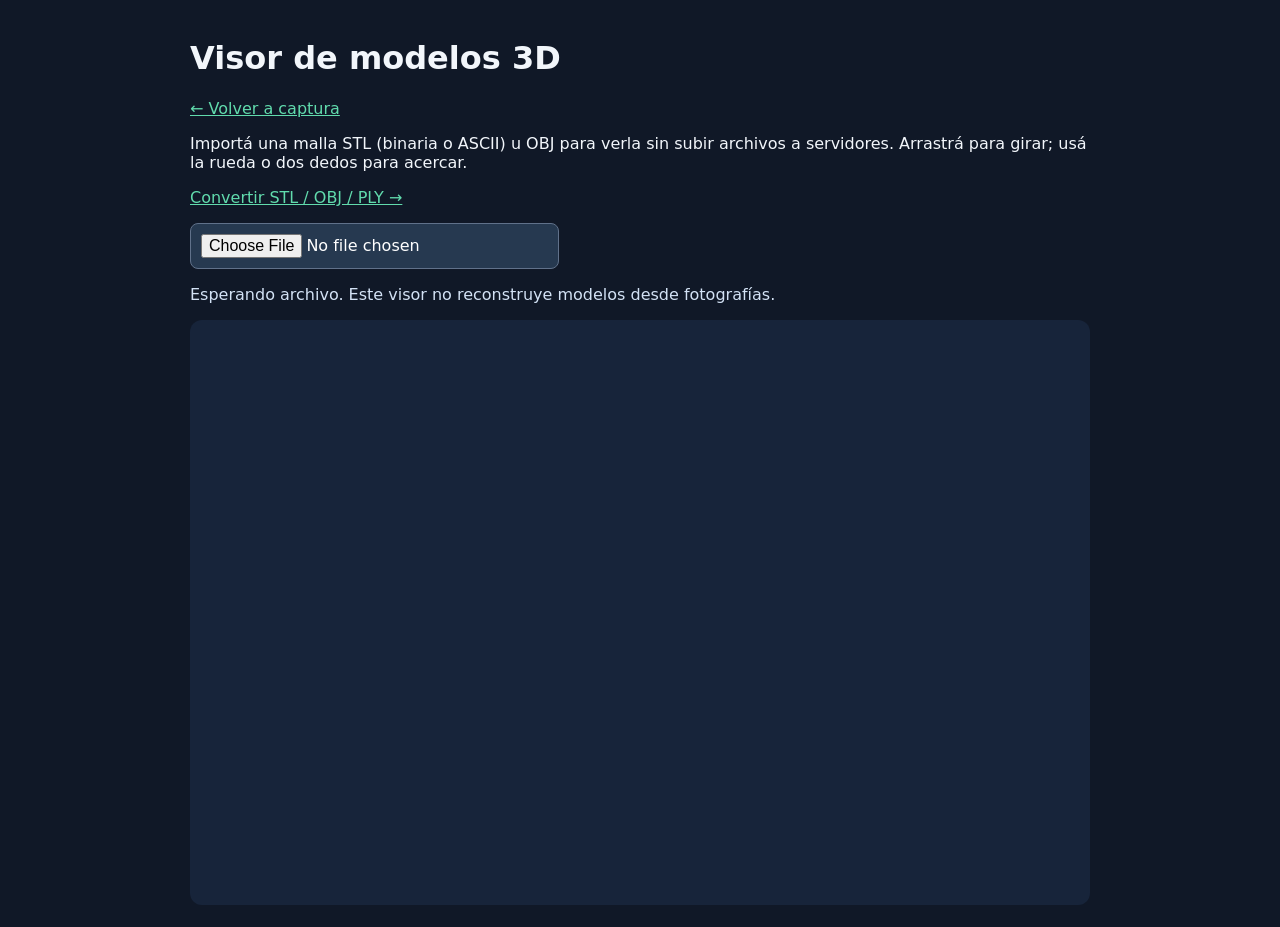
<file: app/visor.html>
<!doctype html><html lang="es"><head><meta charset="utf-8"><meta name="viewport" content="width=device-width,initial-scale=1"><title>Escaneo3D · Visor de mallas</title><style>body{background:#101827;color:#f2f6fb;font:16px system-ui;max-width:900px;margin:auto;padding:18px}a{color:#61dbad}canvas{width:100%;height:65vh;background:#17243a;border-radius:12px;touch-action:none}input,button{font:inherit;padding:10px;background:#263950;color:white;border:1px solid #60718a;border-radius:8px}#msg{color:#d3e2f5}</style></head><body><h1>Visor de modelos 3D</h1><p><a href="index.html">← Volver a captura</a></p><p>Importá una malla STL (binaria o ASCII) u OBJ para verla sin subir archivos a servidores. Arrastrá para girar; usá la rueda o dos dedos para acercar.</p><p><a href="convertir.html">Convertir STL / OBJ / PLY →</a></p><input id="file" type="file" accept=".stl,.obj"><p id="msg">Esperando archivo. Este visor no reconstruye modelos desde fotografías.</p><canvas id="cv"></canvas><script>
'use strict';const cv=document.querySelector('#cv'),ctx=cv.getContext('2d'),msg=document.querySelector('#msg');let vertices=[],faces=[],ax=.35,ay=.5,zoom=1,down=null;const maxTriangles=180000;
function parseOBJ(s){const v=[],f=[];for(const l of s.split(/\r?\n/)){const p=l.trim().split(/\s+/);if(p[0]==='v'&&p.length>=4)v.push(p.slice(1,4).map(Number));if(p[0]==='f'&&p.length>=4){const ids=p.slice(1).map(t=>{const i=Number(t.split('/')[0]);return i<0?v.length+i:i-1});for(let i=1;i<ids.length-1;i++)f.push([ids[0],ids[i],ids[i+1]])}}return [v,f]}
function parseSTL(b){const d=new DataView(b),v=[],f=[];const count=b.byteLength>=84?d.getUint32(80,true):0;if(84+count*50===b.byteLength){if(count>maxTriangles)throw Error('Archivo demasiado grande para este visor');for(let i=0;i<count;i++){const o=84+i*50+12,base=v.length;for(let j=0;j<3;j++)v.push([d.getFloat32(o+j*12,true),d.getFloat32(o+j*12+4,true),d.getFloat32(o+j*12+8,true)]);f.push([base,base+1,base+2])}}else{const s=new TextDecoder().decode(b),r=/vertex\s+([-+\deE.]+)\s+([-+\deE.]+)\s+([-+\deE.]+)/g;let m;while((m=r.exec(s))){v.push([+m[1],+m[2],+m[3]]);if(v.length%3===0)f.push([v.length-3,v.length-2,v.length-1]);if(f.length>maxTriangles)throw Error('Archivo demasiado grande para este visor')}}return [v,f]}
function render(){const rect=cv.getBoundingClientRect(),w=Math.max(1,Math.round(rect.width*devicePixelRatio)),h=Math.max(1,Math.round(rect.height*devicePixelRatio));if(cv.width!==w||cv.height!==h){cv.width=w;cv.height=h}ctx.clearRect(0,0,w,h);if(!vertices.length)return;const ca=Math.cos(ax),sa=Math.sin(ax),cb=Math.cos(ay),sb=Math.sin(ay),scale=Math.min(w,h)*.42*zoom;const pts=vertices.map(([x,y,z])=>{const xx=x*cb+z*sb,zz=-x*sb+z*cb,yy=y*ca-zz*sa;return [w/2+xx*scale,h/2-yy*scale, y*sa+zz*ca]});const sorted=faces.map(f=>[f,(pts[f[0]][2]+pts[f[1]][2]+pts[f[2]][2])/3]).sort((a,b)=>a[1]-b[1]);for(const [f] of sorted){if(f.some(i=>!pts[i]))continue;const [a,b,c]=f.map(i=>pts[i]);const cross=(b[0]-a[0])*(c[1]-a[1])-(b[1]-a[1])*(c[0]-a[0]);const brightness=Math.max(28,Math.min(75,48+cross/(scale*scale)*90));ctx.fillStyle=`hsl(165 45% ${brightness}%)`;ctx.strokeStyle='rgba(10,20,33,.18)';ctx.lineWidth=.7*devicePixelRatio;ctx.beginPath();ctx.moveTo(a[0],a[1]);ctx.lineTo(b[0],b[1]);ctx.lineTo(c[0],c[1]);ctx.closePath();ctx.fill();ctx.stroke()}}
cv.addEventListener('pointerdown',e=>{down=[e.clientX,e.clientY];cv.setPointerCapture(e.pointerId)});cv.addEventListener('pointermove',e=>{if(!down)return;ay+=(e.clientX-down[0])*.008;ax+=(e.clientY-down[1])*.008;down=[e.clientX,e.clientY];render()});cv.addEventListener('pointerup',()=>down=null);cv.addEventListener('wheel',e=>{e.preventDefault();zoom=Math.max(.15,Math.min(8,zoom*Math.exp(-e.deltaY*.001)));render()},{passive:false});let pinch=null;cv.addEventListener('touchmove',e=>{if(e.touches.length===2){const a=e.touches[0],b=e.touches[1],dist=Math.hypot(a.clientX-b.clientX,a.clientY-b.clientY);if(pinch)zoom=Math.max(.15,Math.min(8,zoom*dist/pinch));pinch=dist;render()}},{passive:false});cv.addEventListener('touchend',()=>pinch=null);
document.querySelector('#file').addEventListener('change',async e=>{try{const file=e.target.files[0];if(!file)return;const parsed=file.name.toLowerCase().endsWith('.obj')?parseOBJ(await file.text()):parseSTL(await file.arrayBuffer());if(!parsed[0].length||!parsed[1].length)throw Error('No se encontraron triángulos');if(parsed[1].length>maxTriangles)throw Error('Demasiados triángulos');const valid=parsed[1].every(f=>f.every(i=>Number.isInteger(i)&&i>=0&&i<parsed[0].length))&&parsed[0].every(v=>v.every(Number.isFinite));if(!valid)throw Error('Geometría inválida');const mins=[Infinity,Infinity,Infinity],maxs=[-Infinity,-Infinity,-Infinity];for(const v of parsed[0])for(let j=0;j<3;j++){mins[j]=Math.min(mins[j],v[j]);maxs[j]=Math.max(maxs[j],v[j])}const center=mins.map((n,i)=>(n+maxs[i])/2),extent=Math.max(...maxs.map((n,i)=>n-mins[i]));if(!extent)throw Error('Modelo sin volumen');vertices=parsed[0].map(v=>v.map((n,i)=>(n-center[i])/extent));faces=parsed[1];zoom=1;msg.textContent=`${file.name}: ${faces.length.toLocaleString('es')} triángulos. Dimensiones en unidades del archivo: ${maxs.map((n,i)=>(n-mins[i]).toFixed(2)).join(' × ')}. Sin verificación de escala.`;render()}catch(err){msg.textContent='No se pudo abrir: '+err.message}});new ResizeObserver(render).observe(cv);
</script></body></html>
</file>
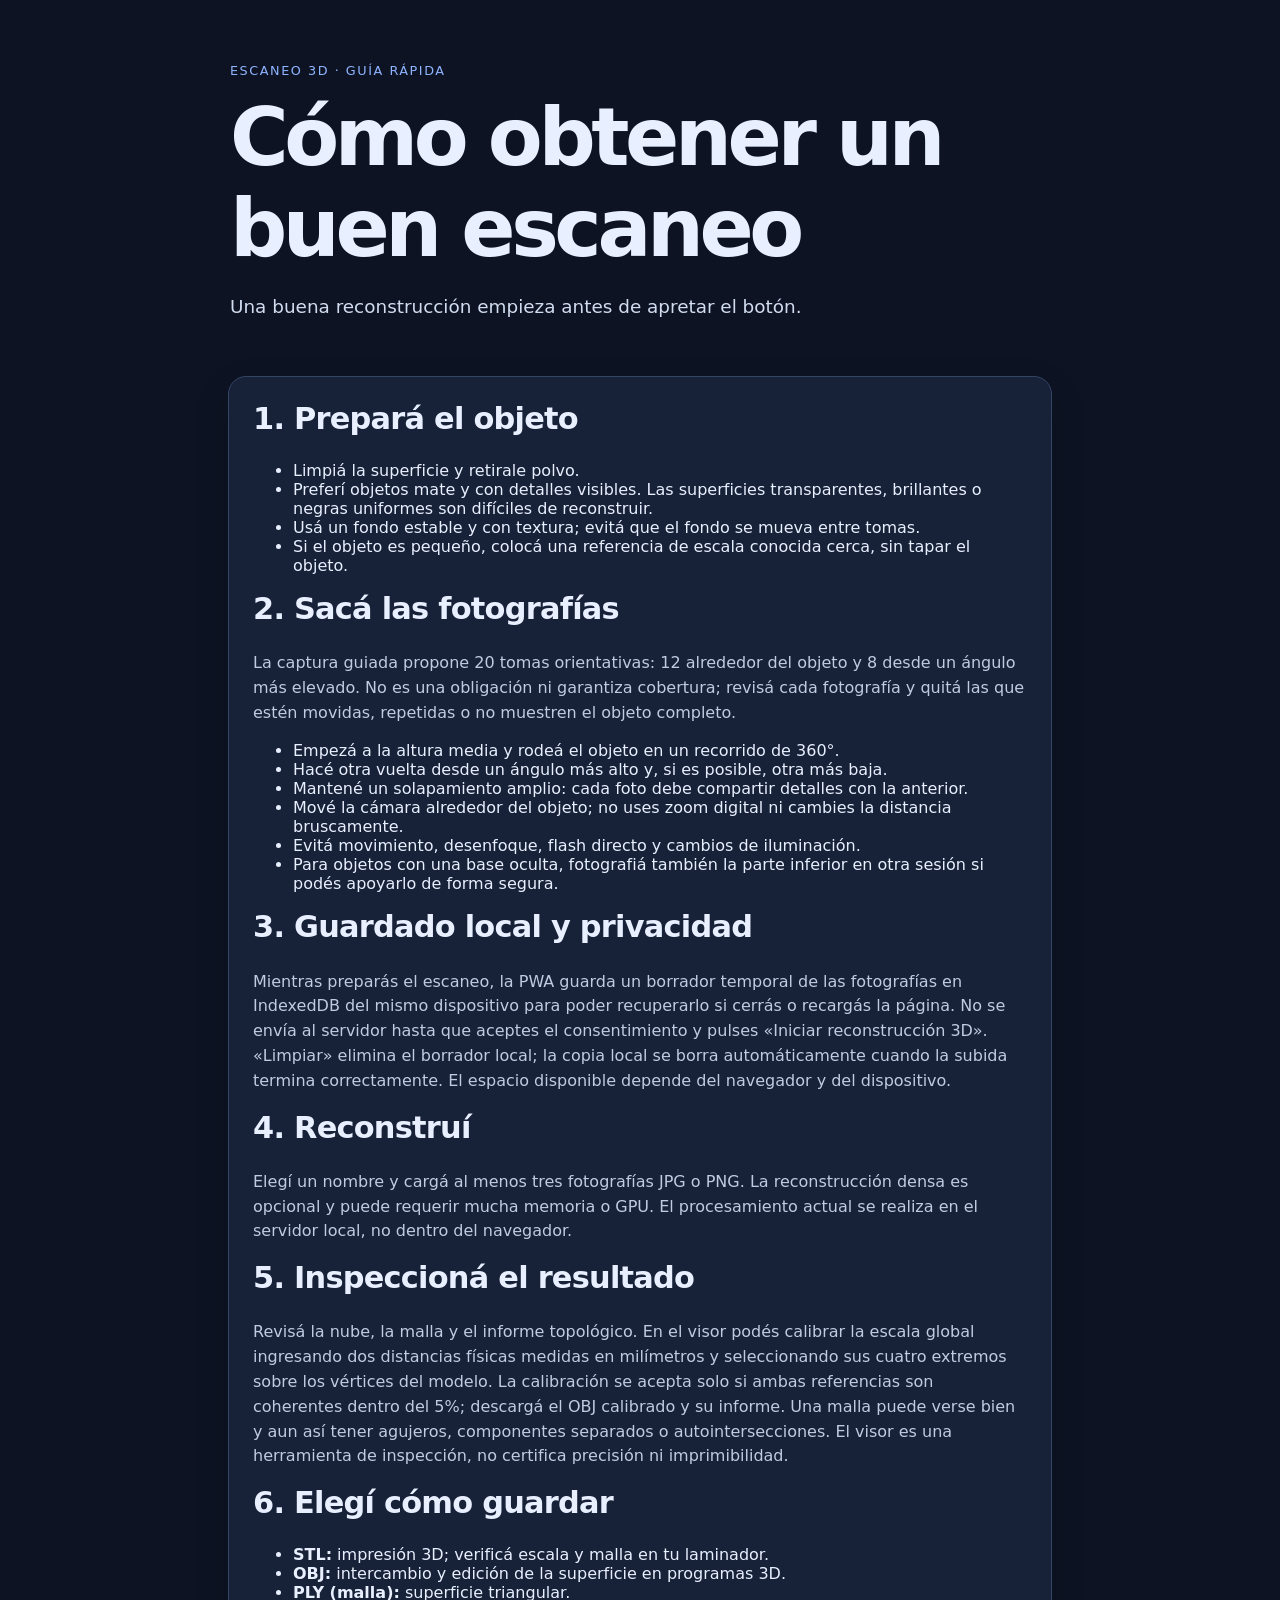
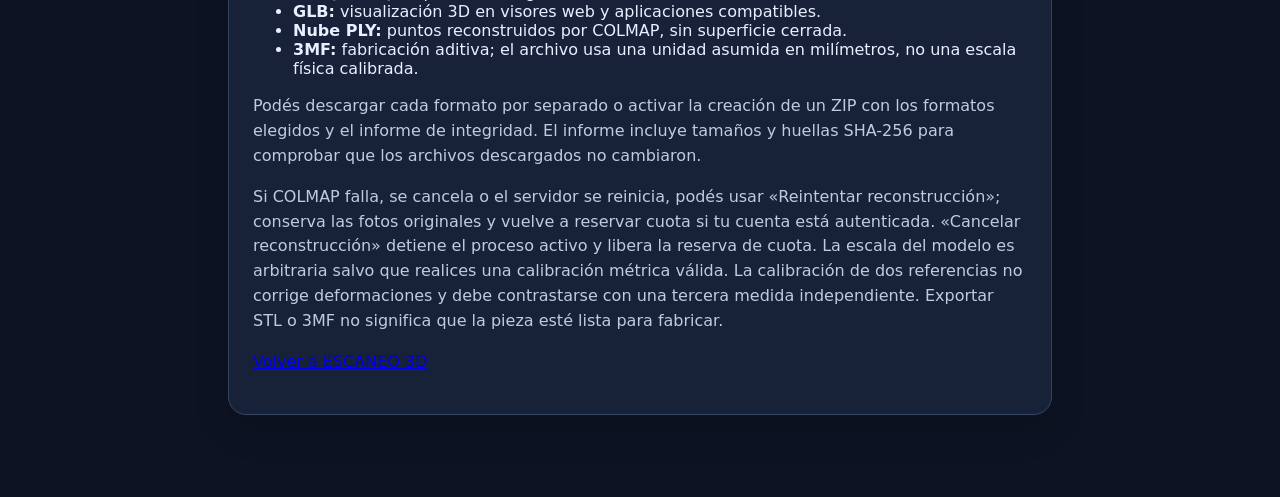
<file: web/ayuda.html>
<!doctype html>
<html lang="es">
<head>
<meta charset="utf-8">
<meta name="viewport" content="width=device-width,initial-scale=1">
<meta name="theme-color" content="#0d1322">
<title>Ayuda · ESCANEO 3D</title>
<link rel="stylesheet" href="./styles.css">
</head>
<body>
<main class="contenedor">
<header class="hero">
<p class="etiqueta">ESCANEO 3D · GUÍA RÁPIDA</p>
<h1>Cómo obtener un buen escaneo</h1>
<p class="hero-texto">Una buena reconstrucción empieza antes de apretar el botón.</p>
</header>
<section class="tarjeta">
<h2>1. Prepará el objeto</h2>
<ul>
<li>Limpiá la superficie y retirale polvo.</li>
<li>Preferí objetos mate y con detalles visibles. Las superficies transparentes, brillantes o negras uniformes son difíciles de reconstruir.</li>
<li>Usá un fondo estable y con textura; evitá que el fondo se mueva entre tomas.</li>
<li>Si el objeto es pequeño, colocá una referencia de escala conocida cerca, sin tapar el objeto.</li>
</ul>
<h2>2. Sacá las fotografías</h2>
<p>La captura guiada propone 20 tomas orientativas: 12 alrededor del objeto y 8 desde un ángulo más elevado. No es una obligación ni garantiza cobertura; revisá cada fotografía y quitá las que estén movidas, repetidas o no muestren el objeto completo.</p>
<ul>
<li>Empezá a la altura media y rodeá el objeto en un recorrido de 360°.</li>
<li>Hacé otra vuelta desde un ángulo más alto y, si es posible, otra más baja.</li>
<li>Mantené un solapamiento amplio: cada foto debe compartir detalles con la anterior.</li>
<li>Mové la cámara alrededor del objeto; no uses zoom digital ni cambies la distancia bruscamente.</li>
<li>Evitá movimiento, desenfoque, flash directo y cambios de iluminación.</li>
<li>Para objetos con una base oculta, fotografiá también la parte inferior en otra sesión si podés apoyarlo de forma segura.</li>
</ul>
<h2>3. Guardado local y privacidad</h2>
<p>Mientras preparás el escaneo, la PWA guarda un borrador temporal de las fotografías en IndexedDB del mismo dispositivo para poder recuperarlo si cerrás o recargás la página. No se envía al servidor hasta que aceptes el consentimiento y pulses «Iniciar reconstrucción 3D». «Limpiar» elimina el borrador local; la copia local se borra automáticamente cuando la subida termina correctamente. El espacio disponible depende del navegador y del dispositivo.</p>
<h2>4. Reconstruí</h2>
<p>Elegí un nombre y cargá al menos tres fotografías JPG o PNG. La reconstrucción densa es opcional y puede requerir mucha memoria o GPU. El procesamiento actual se realiza en el servidor local, no dentro del navegador.</p>
<h2>5. Inspeccioná el resultado</h2>
<p>Revisá la nube, la malla y el informe topológico. En el visor podés calibrar la escala global ingresando dos distancias físicas medidas en milímetros y seleccionando sus cuatro extremos sobre los vértices del modelo. La calibración se acepta solo si ambas referencias son coherentes dentro del 5%; descargá el OBJ calibrado y su informe. Una malla puede verse bien y aun así tener agujeros, componentes separados o autointersecciones. El visor es una herramienta de inspección, no certifica precisión ni imprimibilidad.</p>
<h2>6. Elegí cómo guardar</h2>
<ul>
<li><strong>STL:</strong> impresión 3D; verificá escala y malla en tu laminador.</li>
<li><strong>OBJ:</strong> intercambio y edición de la superficie en programas 3D.</li>
<li><strong>PLY (malla):</strong> superficie triangular.</li>
<li><strong>GLB:</strong> visualización 3D en visores web y aplicaciones compatibles.</li>
<li><strong>Nube PLY:</strong> puntos reconstruidos por COLMAP, sin superficie cerrada.</li>
<li><strong>3MF:</strong> fabricación aditiva; el archivo usa una unidad asumida en milímetros, no una escala física calibrada.</li>
</ul>
<p>Podés descargar cada formato por separado o activar la creación de un ZIP con los formatos elegidos y el informe de integridad. El informe incluye tamaños y huellas SHA-256 para comprobar que los archivos descargados no cambiaron.</p>
<p>Si COLMAP falla, se cancela o el servidor se reinicia, podés usar «Reintentar reconstrucción»; conserva las fotos originales y vuelve a reservar cuota si tu cuenta está autenticada. «Cancelar reconstrucción» detiene el proceso activo y libera la reserva de cuota. La escala del modelo es arbitraria salvo que realices una calibración métrica válida. La calibración de dos referencias no corrige deformaciones y debe contrastarse con una tercera medida independiente. Exportar STL o 3MF no significa que la pieza esté lista para fabricar.</p>
<p><a href="./">Volver a ESCANEO 3D</a></p>
</section>
</main>
</body>
</html>
</file>
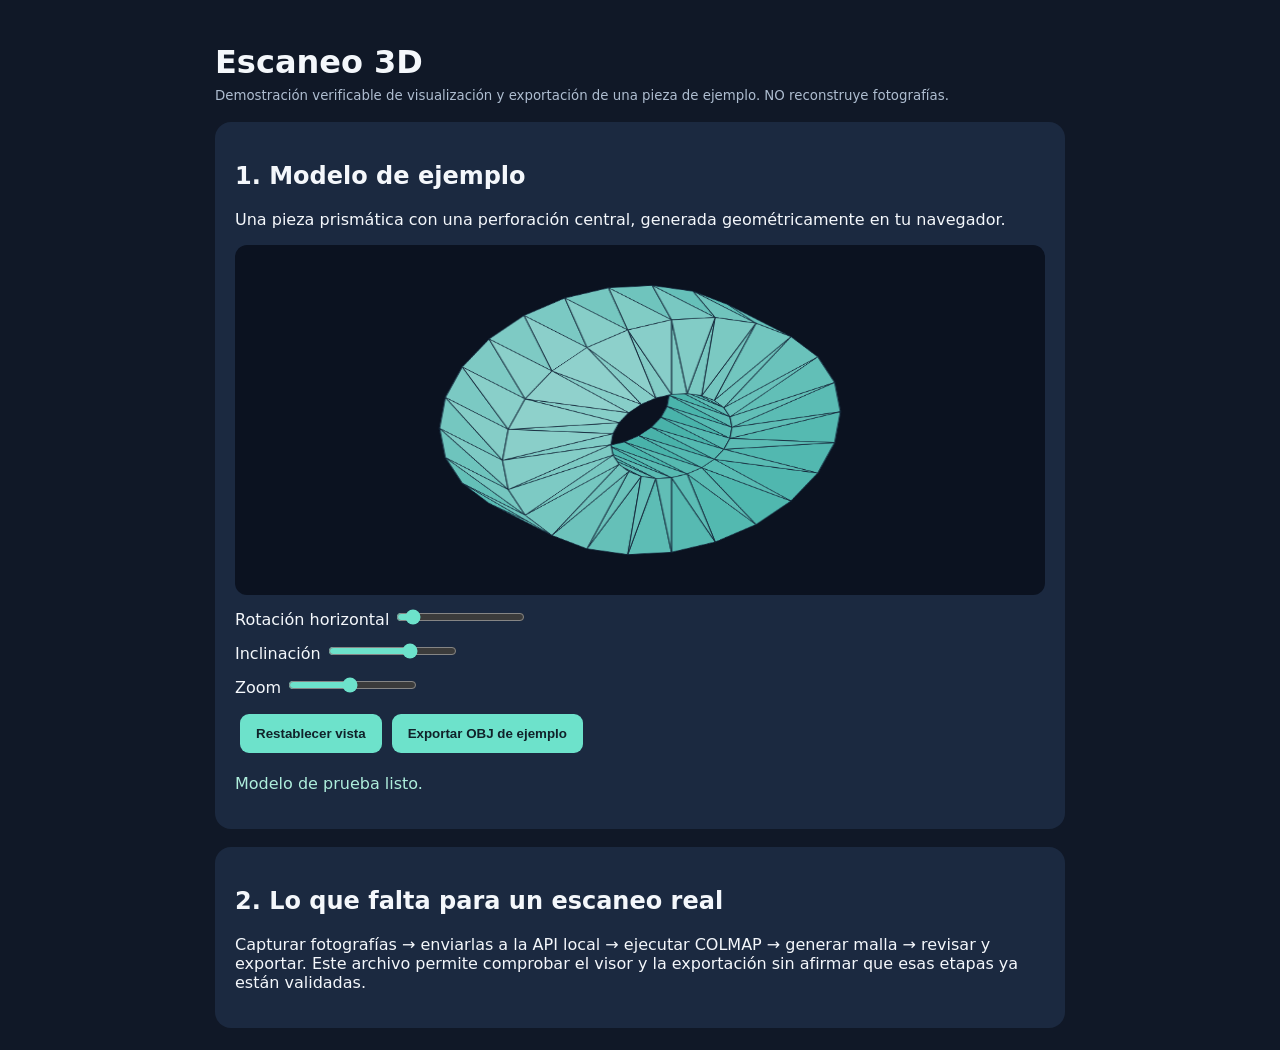
<file: web/demo-funcional.html>
<!doctype html>
<html lang="es"><meta charset="utf-8"><meta name="viewport" content="width=device-width,initial-scale=1">
<title>Escaneo 3D — demostración interactiva</title>
<style>body{font:16px system-ui;background:#101827;color:#f4f7fb;margin:0;padding:22px}main{max-width:850px;margin:auto}h1{margin-bottom:4px}small{color:#aebdd0}.panel{background:#1b2940;border-radius:16px;padding:20px;margin-top:18px}canvas{width:100%;height:350px;display:block;touch-action:none;background:#0b1220;border-radius:12px}button{border:0;border-radius:9px;padding:12px 16px;margin:5px;background:#6de2cb;color:#10222a;font-weight:700;cursor:pointer}button:focus{outline:3px solid white}label{display:block;margin:12px 0}input{accent-color:#6de2cb}#estado{color:#aeeedc}</style>
<main><h1>Escaneo 3D</h1><small>Demostración verificable de visualización y exportación de una pieza de ejemplo. NO reconstruye fotografías.</small>
<section class="panel"><h2>1. Modelo de ejemplo</h2><p>Una pieza prismática con una perforación central, generada geométricamente en tu navegador.</p><canvas id="vista" width="800" height="520" aria-label="Vista giratoria de una pieza 3D"></canvas><label>Rotación horizontal <input id="rotacion" type="range" min="0" max="360" value="28"></label><label>Inclinación <input id="inclinacion" type="range" min="-75" max="75" value="24"></label><label>Zoom <input id="zoom" type="range" min="55" max="160" value="105"></label><button id="reset">Restablecer vista</button><button id="descargar">Exportar OBJ de ejemplo</button><p id="estado" role="status">Modelo de prueba listo.</p></section>
<section class="panel"><h2>2. Lo que falta para un escaneo real</h2><p>Capturar fotografías → enviarlas a la API local → ejecutar COLMAP → generar malla → revisar y exportar. Este archivo permite comprobar el visor y la exportación sin afirmar que esas etapas ya están validadas.</p></section></main>
<script>
const cv=document.querySelector('#vista'),ctx=cv.getContext('2d'),a=document.querySelector('#rotacion'),b=document.querySelector('#inclinacion'),z=document.querySelector('#zoom'),status=document.querySelector('#estado');
const vertices=[],caras=[];const N=24;
for(let k=0;k<2;k++){let zz=k?0.42:-0.42;for(let i=0;i<N;i++){let t=2*Math.PI*i/N;vertices.push([1.2*Math.cos(t),1.2*Math.sin(t),zz]);vertices.push([.43*Math.cos(t),.43*Math.sin(t),zz]);}}
for(let i=0;i<N;i++){let j=(i+1)%N;for(let [u,v,w,x] of [[2*i,2*j,2*j+1,2*i+1],[2*N+2*j,2*N+2*i,2*N+2*i+1,2*N+2*j+1],[2*i,2*N+2*i,2*N+2*j,2*j],[2*i+1,2*j+1,2*N+2*j+1,2*N+2*i+1]]){caras.push([u,v,w],[u,w,x]);}}
function draw(){ctx.clearRect(0,0,800,520);let rx=+b.value*Math.PI/180,ry=+a.value*Math.PI/180,scale=+z.value*1.5;let points=vertices.map(([x,y,z])=>{let X=x*Math.cos(ry)+z*Math.sin(ry),Z=-x*Math.sin(ry)+z*Math.cos(ry);let Y=y*Math.cos(rx)-Z*Math.sin(rx);return [400+X*scale,260-Y*scale,y*Math.sin(rx)+Z*Math.cos(rx)]});let sorted=caras.map(f=>({f,depth:f.reduce((t,i)=>t+points[i][2],0)/3})).sort((a,b)=>a.depth-b.depth);for(let {f,depth} of sorted){ctx.beginPath();ctx.moveTo(...points[f[0]].slice(0,2));for(let i=1;i<3;i++)ctx.lineTo(...points[f[i]].slice(0,2));ctx.closePath();let shade=Math.max(35,Math.min(78,55+depth*16));ctx.fillStyle='hsl(175 42% '+shade+'%)';ctx.fill();ctx.strokeStyle='#15283b';ctx.lineWidth=1;ctx.stroke();}}
[a,b,z].forEach(el=>el.addEventListener('input',draw));document.querySelector('#reset').onclick=()=>{a.value=28;b.value=24;z.value=105;draw()};
document.querySelector('#descargar').onclick=()=>{let obj='# Pieza de ejemplo, escala NO calibrada\n'+vertices.map(v=>'v '+v.join(' ')).join('\n')+'\n'+caras.map(f=>'f '+f.map(i=>i+1).join(' ')).join('\n')+'\n';let url=URL.createObjectURL(new Blob([obj],{type:'text/plain'}));let link=document.createElement('a');link.href=url;link.download='pieza_demo.obj';link.click();setTimeout(()=>URL.revokeObjectURL(url),1000);status.textContent='Archivo OBJ de ejemplo generado.'};draw();
</script></html>
</file>
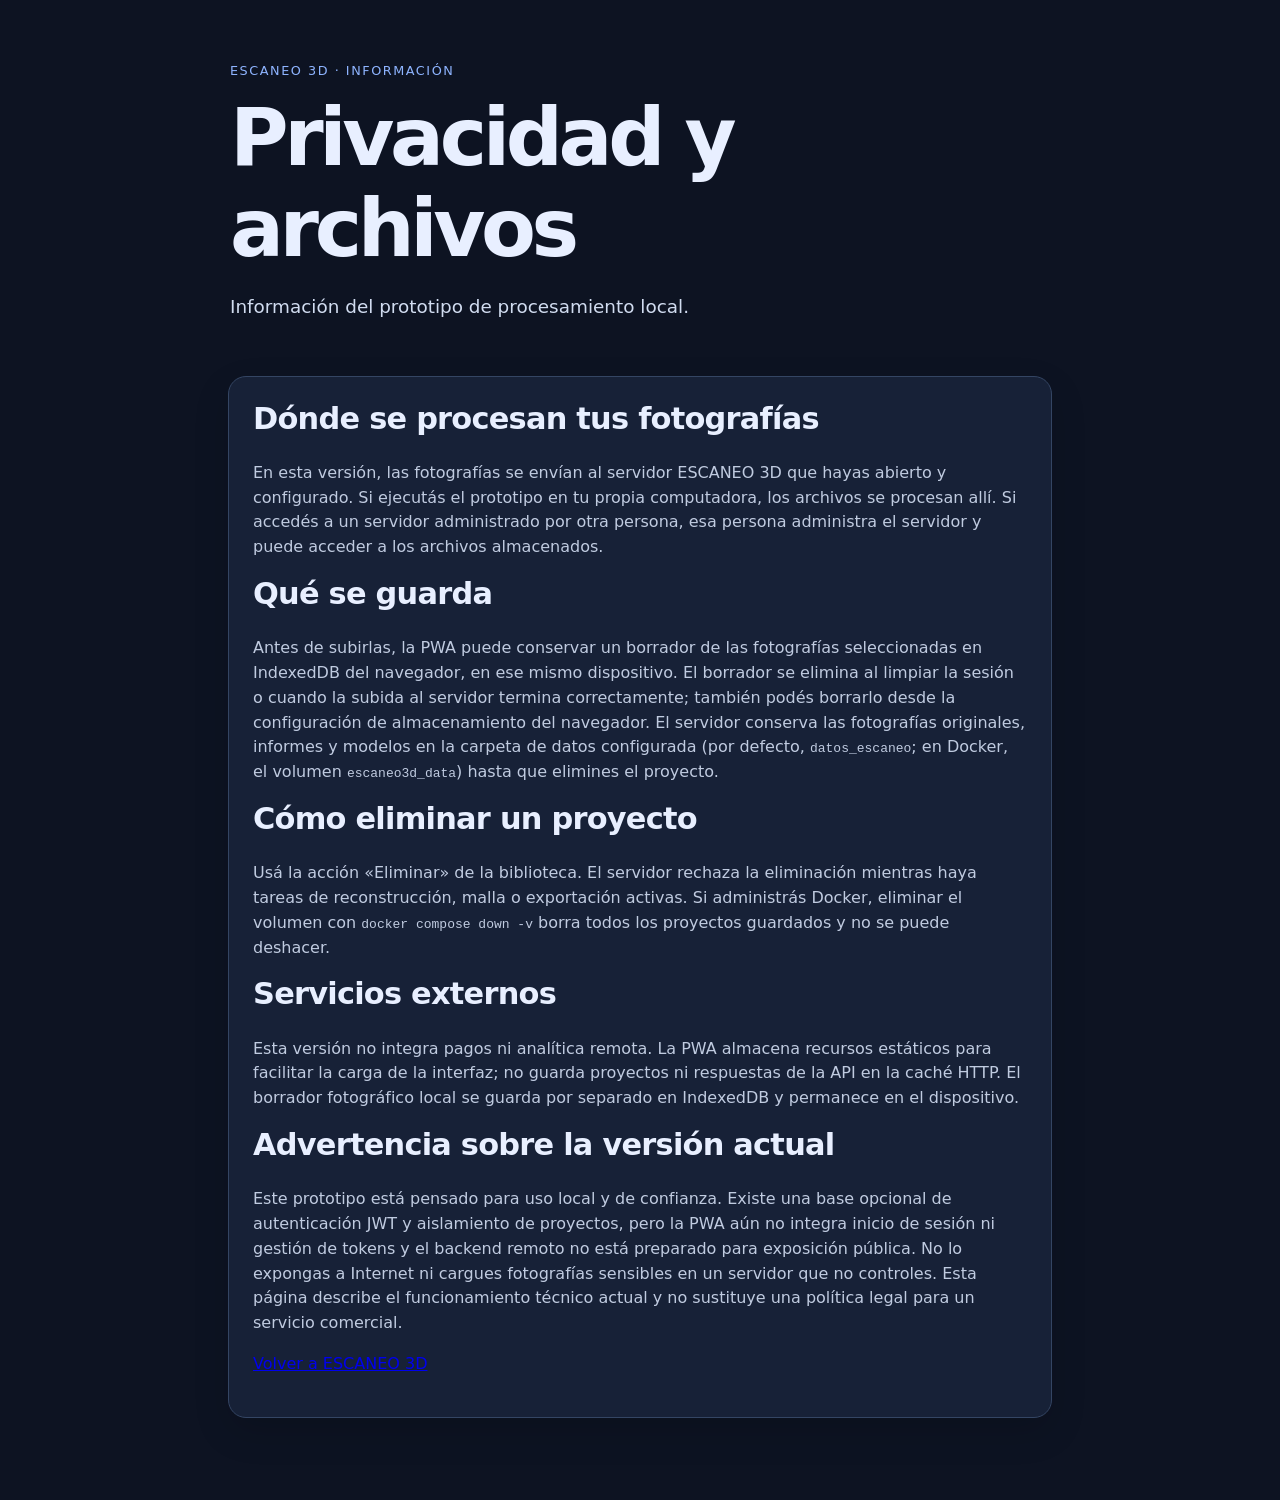
<file: web/privacidad.html>
<!doctype html>
<html lang="es">
<head>
<meta charset="utf-8">
<meta name="viewport" content="width=device-width,initial-scale=1">
<meta name="theme-color" content="#0d1322">
<title>Privacidad · ESCANEO 3D</title>
<link rel="stylesheet" href="./styles.css">
</head>
<body>
<main class="contenedor">
<header class="hero">
<p class="etiqueta">ESCANEO 3D · INFORMACIÓN</p>
<h1>Privacidad y archivos</h1>
<p class="hero-texto">Información del prototipo de procesamiento local.</p>
</header>
<section class="tarjeta">
<h2>Dónde se procesan tus fotografías</h2>
<p>En esta versión, las fotografías se envían al servidor ESCANEO 3D que hayas abierto y configurado. Si ejecutás el prototipo en tu propia computadora, los archivos se procesan allí. Si accedés a un servidor administrado por otra persona, esa persona administra el servidor y puede acceder a los archivos almacenados.</p>
<h2>Qué se guarda</h2>
<p>Antes de subirlas, la PWA puede conservar un borrador de las fotografías seleccionadas en IndexedDB del navegador, en ese mismo dispositivo. El borrador se elimina al limpiar la sesión o cuando la subida al servidor termina correctamente; también podés borrarlo desde la configuración de almacenamiento del navegador. El servidor conserva las fotografías originales, informes y modelos en la carpeta de datos configurada (por defecto, <code>datos_escaneo</code>; en Docker, el volumen <code>escaneo3d_data</code>) hasta que elimines el proyecto.</p>
<h2>Cómo eliminar un proyecto</h2>
<p>Usá la acción «Eliminar» de la biblioteca. El servidor rechaza la eliminación mientras haya tareas de reconstrucción, malla o exportación activas. Si administrás Docker, eliminar el volumen con <code>docker compose down -v</code> borra todos los proyectos guardados y no se puede deshacer.</p>
<h2>Servicios externos</h2>
<p>Esta versión no integra pagos ni analítica remota. La PWA almacena recursos estáticos para facilitar la carga de la interfaz; no guarda proyectos ni respuestas de la API en la caché HTTP. El borrador fotográfico local se guarda por separado en IndexedDB y permanece en el dispositivo.</p>
<h2>Advertencia sobre la versión actual</h2>
<p>Este prototipo está pensado para uso local y de confianza. Existe una base opcional de autenticación JWT y aislamiento de proyectos, pero la PWA aún no integra inicio de sesión ni gestión de tokens y el backend remoto no está preparado para exposición pública. No lo expongas a Internet ni cargues fotografías sensibles en un servidor que no controles. Esta página describe el funcionamiento técnico actual y no sustituye una política legal para un servicio comercial.</p>
<p><a href="./">Volver a ESCANEO 3D</a></p>
</section>
</main>
</body>
</html>
</file>
<file: web/styles.css>
:root{font-family:system-ui,-apple-system,BlinkMacSystemFont,"Segoe UI",sans-serif;color:#e8efff;background:#0d1322;font-synthesis:none}*{box-sizing:border-box}body{margin:0}.contenedor{max-width:860px;margin:0 auto;padding:32px 18px 64px}header{margin-bottom:28px}h1{font-size:clamp(2rem,5vw,3.3rem);line-height:1.13;margin:10px 0}h2{margin-top:0}.etiqueta{font-size:.8rem;letter-spacing:.12em;text-transform:uppercase;color:#8eb4ff}p{line-height:1.55;color:#c0cbe0}.tarjeta{background:#172137;border:1px solid #344563;border-radius:18px;padding:24px;margin:18px 0;box-shadow:0 14px 36px #0002}label{display:block;font-weight:650;margin:20px 0 8px}input[type=text],input[type=number]{width:100%;border-radius:10px;padding:13px;background:#0e1729;border:1px solid #6b7d9b;color:white;font-size:1rem}.zona{border:2px dashed #6b8dbe;border-radius:14px;padding:24px;text-align:center;background:#101b30}.zona.arrastre{border-color:#79e3b4;background:#173c36}.zona input{max-width:100%;margin:8px auto}.ayuda{font-size:.86rem;color:#a7b9d3}.acciones{display:flex;flex-wrap:wrap;gap:12px;margin-top:22px}button{border:0;border-radius:10px;padding:12px 20px;background:#5e9dff;color:#07152a;font-weight:750;cursor:pointer}button:disabled{opacity:.45;cursor:not-allowed}.secundario{background:#33445f;color:white}.lista{padding-left:24px;overflow-wrap:anywhere}.lista li{margin:8px 0}#estado.error{color:#ffb1b1}#estado.ok{color:#8ae5bc}button:focus-visible,input:focus-visible{outline:3px solid #ffda75;outline-offset:3px}@media(max-width:480px){.tarjeta{padding:18px}.zona{padding:16px}} .estado-servidor{padding:10px 14px;border-radius:10px;background:#172137;border:1px solid #344563}.estado-servidor.ok{color:#8ae5bc}.estado-servidor.error{color:#ffb1b1}


#lienzo-3d {
  display: block;
  width: 100%;
  height: min(65vh, 600px);
  min-height: 320px;
  background: #111827;
  border: 1px solid #475569;
  border-radius: 12px;
  touch-action: none;
  cursor: grab;
}
#lienzo-3d:active { cursor: grabbing; }

#lienzo-3d:focus-visible {
  outline: 3px solid #60a5fa;
  outline-offset: 3px;
}


.formatos-exportacion{display:grid;gap:12px;margin:18px 0}
.formatos-exportacion label{margin:0;padding:14px;border:1px solid #455b7d;border-radius:12px;background:#101b30;font-weight:550}
.formatos-exportacion input{margin-right:10px;accent-color:#79b6ff}
.formato-no-disponible{opacity:.58}
#exportar-panel{border-color:#6b8dbe}


.lista-proyectos{display:grid;gap:10px}
.fila-proyecto{display:flex;align-items:center;justify-content:space-between;gap:14px;padding:14px;border:1px solid #455b7d;border-radius:12px;background:#101b30}
.fila-proyecto p{margin:5px 0 0;font-size:.84rem;color:#a7b9d3}
.fila-proyecto button{flex-shrink:0}
@media(max-width:480px){.fila-proyecto{align-items:flex-start;flex-direction:column;width:100%}.fila-proyecto button{width:100%}}


.hero{padding:16px 2px 8px}
.hero h1{font-size:clamp(2.7rem,8vw,5rem);letter-spacing:-.055em;max-width:760px}
.hero-texto{font-size:1.15rem;max-width:680px;color:#d1dcf0}
.navegacion{display:flex;gap:10px;flex-wrap:wrap;margin:24px 0}
.navegacion a{display:inline-flex;padding:10px 15px;border:1px solid #58739b;border-radius:999px;color:#dbeafe;text-decoration:none;font-weight:700}
.navegacion a:hover{background:#243a5d}
.pasos-producto{display:grid;grid-template-columns:repeat(4,1fr);gap:8px;padding:0;margin:24px 0 0;list-style:none}
.pasos-producto li{padding:12px 10px;border-top:2px solid #54739e;color:#c6d5ed;font-size:.88rem}
.pasos-producto span{display:block;color:#8eb4ff;font-size:.75rem;font-weight:800;letter-spacing:.12em;margin-bottom:5px}
.numero-etapa{font-size:.72rem;letter-spacing:.14em;font-weight:800;color:#8eb4ff;margin:0 0 8px}
.tarjeta h2{font-size:clamp(1.35rem,4vw,1.9rem);letter-spacing:-.025em}
#nuevo-proyecto>p:not(.numero-etapa){max-width:720px}
#nuevo-proyecto .zona>p:first-child{font-weight:650;color:#e5efff}
#estado,#progreso{overflow-wrap:anywhere}
@media(max-width:560px){.contenedor{padding:22px 14px 48px}.pasos-producto{grid-template-columns:repeat(2,1fr)}.hero h1{font-size:2.8rem}.hero-texto{font-size:1rem}}


.foto-seleccionada{display:flex;align-items:center;justify-content:space-between;gap:12px;padding:7px 0;border-bottom:1px solid #344563}
.quitar-foto{padding:6px 10px;background:#493344;color:#ffe0e6;font-size:.78rem;flex-shrink:0}
@media(max-width:420px){.foto-seleccionada{align-items:flex-start}.foto-seleccionada span{overflow-wrap:anywhere}}


.progreso-indeterminado{display:block;width:100%;height:10px;margin:16px 0 8px;accent-color:#79b6ff}
.progreso-indeterminado:not([value]){appearance:none;background:#0e1729;border:1px solid #455b7d;border-radius:99px;overflow:hidden}
.progreso-indeterminado:not([value])::-webkit-progress-bar{background:#0e1729}
.progreso-indeterminado:not([value])::-webkit-progress-value{background:linear-gradient(90deg,#5e9dff,#8ae5bc);width:35%;animation:avance-indeterminado 1.8s ease-in-out infinite alternate}
@keyframes avance-indeterminado{from{transform:translateX(-40%)}to{transform:translateX(190%)}}


.guia-captura{margin-top:18px;padding:16px;border:1px solid #455b7d;border-radius:14px;background:#101b30}
.guia-captura h3{margin:0 0 8px}
.guia-captura p{margin:8px 0}
.lista li{display:flex;align-items:center;justify-content:space-between;gap:10px;padding:7px 0;border-bottom:1px solid #344563}
.quitar-foto{padding:7px 12px;font-size:.82rem}
@media(max-width:480px){.lista li{align-items:flex-start}.quitar-foto{flex-shrink:0}}

.controles-proyecto{display:flex;gap:8px;flex-wrap:wrap}
@media(max-width:480px){.controles-proyecto{width:100%}.controles-proyecto button{flex:1}}

.controles-proyecto{display:flex;flex-wrap:wrap;gap:7px;justify-content:flex-end}
.controles-proyecto button{padding:9px 12px;font-size:.84rem}
@media(max-width:620px){.controles-proyecto{width:100%;display:grid;grid-template-columns:repeat(3,minmax(0,1fr))}.controles-proyecto button{padding:10px 5px}}

@media(max-width:620px){.controles-proyecto{grid-template-columns:repeat(2,minmax(0,1fr))}}

.consentimiento{display:flex;align-items:flex-start;gap:10px;padding:14px;margin:18px 0;border:1px solid #54739e;border-radius:12px;background:#101b30;font-size:.9rem;line-height:1.45}
.consentimiento input{margin-top:3px;flex-shrink:0;accent-color:#79b6ff}
.pie{display:flex;justify-content:space-between;gap:12px;flex-wrap:wrap;padding:18px 4px 4px;color:#91a5c4;font-size:.82rem}
.pie a{color:#b8d3ff}

.foto-seleccionada{display:grid;grid-template-columns:76px minmax(0,1fr) auto;align-items:center;gap:12px}
.foto-seleccionada img{width:76px;height:64px;object-fit:cover;border-radius:9px;background:#101827;border:1px solid #415575}
.detalle-foto{overflow-wrap:anywhere}
@media(max-width:460px){.foto-seleccionada{grid-template-columns:64px minmax(0,1fr) auto;gap:8px}.foto-seleccionada img{width:64px;height:58px}}

.opcion-paquete{display:flex;align-items:flex-start;gap:10px;margin:16px 0;padding:13px 15px;border:1px solid #526d91;border-radius:12px;background:#14243b}
.opcion-paquete input{margin-top:4px;accent-color:#79b6ff}

.calibracion-escala{margin:18px 0;padding:16px;border:1px solid #526b90;border-radius:14px;background:#101b30}
.calibracion-escala h3{margin:0 0 8px}
.campos-calibracion{display:grid;grid-template-columns:repeat(2,minmax(0,1fr));gap:12px;margin:14px 0}
.campos-calibracion label{display:grid;gap:6px;font-size:.9rem}
.campos-calibracion input{width:100%;min-width:0;padding:10px;border:1px solid #526b90;border-radius:8px;background:#0c1424;color:#eef4ff}
#resultado-calibracion{display:flex;flex-wrap:wrap;gap:10px;margin-top:12px}
.enlace-descarga{display:inline-flex;padding:10px 13px;border-radius:9px;background:#244b7c;color:#eaf3ff;text-decoration:none;font-weight:700}
@media(max-width:520px){.campos-calibracion{grid-template-columns:1fr}#resultado-calibracion{display:grid}}

.medicion-calibrada{margin-top:16px;padding-top:14px;border-top:1px solid #354b6d}
#resultado-medicion{color:#dceaff;font-weight:600}
</file>
